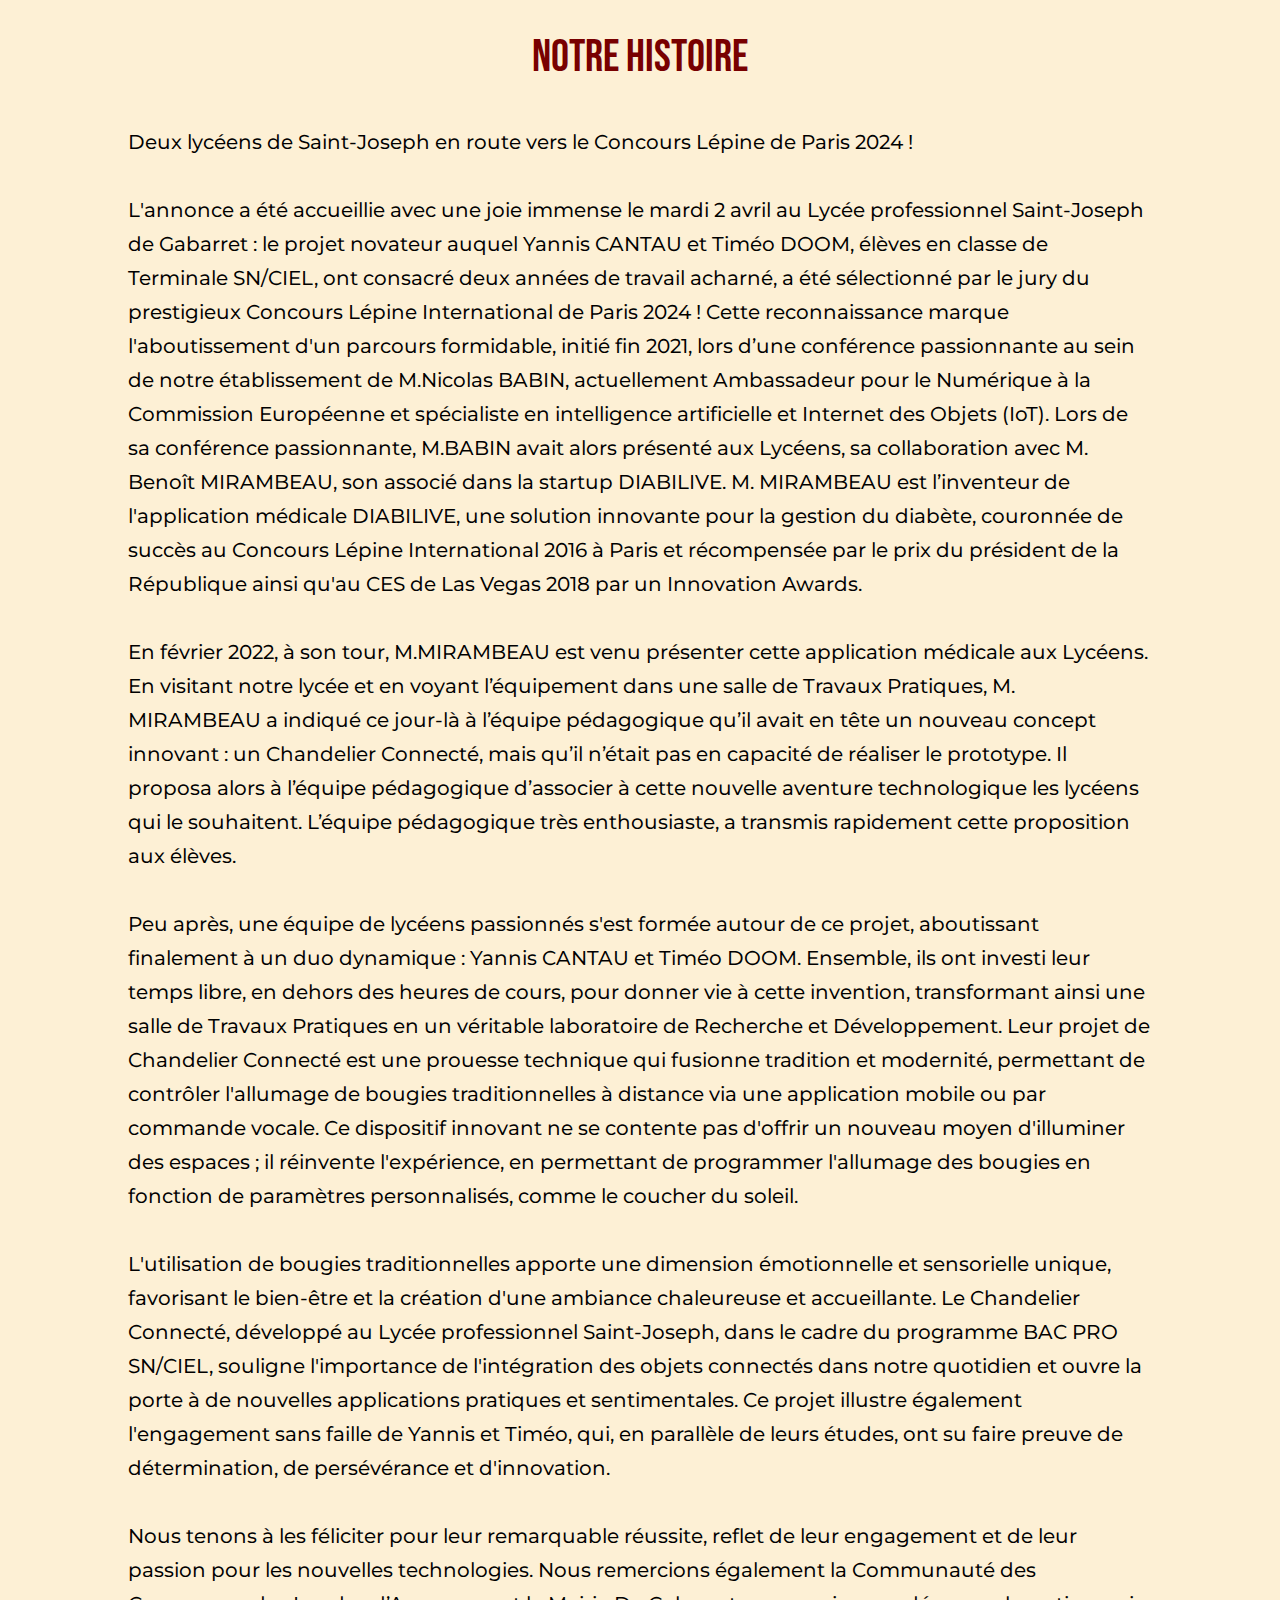
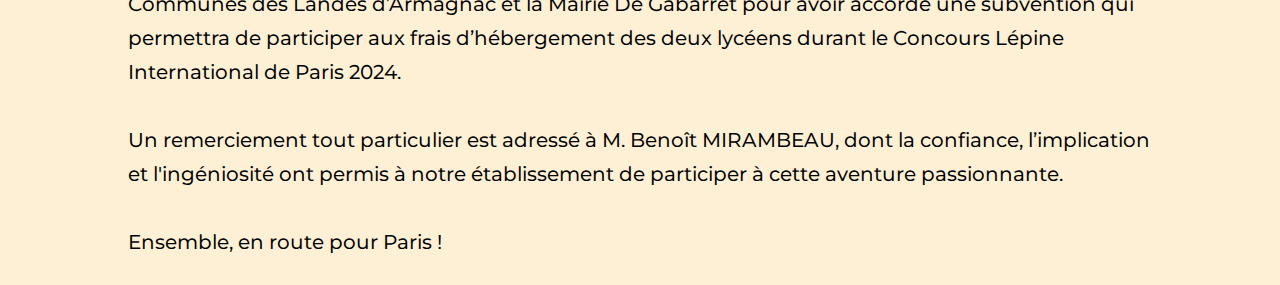
<file: more.html>
<!DOCTYPE html>
<html lang="fr">
  <head>
    <meta charset="UTF-8" />
    <meta name="viewport" content="width=device-width, initial-scale=1.0" />
    <link rel="icon" type="image/png" href="./assets/Icon.png" />
    <link rel="stylesheet" href="morePage.css">
    <title>En savoir plus</title>
  </head>
  <body>
    <h1>NOTRE HISTOIRE</h1>
    <p>
      Deux lycéens de Saint-Joseph en route vers le Concours Lépine de Paris
      2024 !
      <br />
      <br />
      L'annonce a été accueillie avec une joie immense le mardi 2 avril au Lycée
      professionnel Saint-Joseph de Gabarret : le projet novateur auquel Yannis
      CANTAU et Timéo DOOM, élèves en classe de Terminale SN/CIEL, ont consacré
      deux années de travail acharné, a été sélectionné par le jury du
      prestigieux Concours Lépine International de Paris 2024 ! Cette
      reconnaissance marque l'aboutissement d'un parcours formidable, initié fin
      2021, lors d’une conférence passionnante au sein de notre établissement de
      M.Nicolas BABIN, actuellement Ambassadeur pour le Numérique à la
      Commission Européenne et spécialiste en intelligence artificielle et
      Internet des Objets (IoT). Lors de sa conférence passionnante, M.BABIN
      avait alors présenté aux Lycéens, sa collaboration avec M. Benoît
      MIRAMBEAU, son associé dans la startup DIABILIVE. M. MIRAMBEAU est
      l’inventeur de l'application médicale DIABILIVE, une solution innovante
      pour la gestion du diabète, couronnée de succès au Concours Lépine
      International 2016 à Paris et récompensée par le prix du président de la
      République ainsi qu'au CES de Las Vegas 2018 par un Innovation Awards.
      <br /><br />
      En février 2022, à son tour, M.MIRAMBEAU est venu présenter cette
      application médicale aux Lycéens. En visitant notre lycée et en voyant
      l’équipement dans une salle de Travaux Pratiques, M. MIRAMBEAU a indiqué
      ce jour-là à l’équipe pédagogique qu’il avait en tête un nouveau concept
      innovant : un Chandelier Connecté, mais qu’il n’était pas en capacité de
      réaliser le prototype. Il proposa alors à l’équipe pédagogique d’associer
      à cette nouvelle aventure technologique les lycéens qui le souhaitent.
      L’équipe pédagogique très enthousiaste, a transmis rapidement cette
      proposition aux élèves.
      <br />
      <br />
      Peu après, une équipe de lycéens passionnés s'est formée autour de ce
      projet, aboutissant finalement à un duo dynamique : Yannis CANTAU et Timéo
      DOOM. Ensemble, ils ont investi leur temps libre, en dehors des heures de
      cours, pour donner vie à cette invention, transformant ainsi une salle de
      Travaux Pratiques en un véritable laboratoire de Recherche et
      Développement. Leur projet de Chandelier Connecté est une prouesse
      technique qui fusionne tradition et modernité, permettant de contrôler
      l'allumage de bougies traditionnelles à distance via une application
      mobile ou par commande vocale. Ce dispositif innovant ne se contente pas
      d'offrir un nouveau moyen d'illuminer des espaces ; il réinvente
      l'expérience, en permettant de programmer l'allumage des bougies en
      fonction de paramètres personnalisés, comme le coucher du soleil.
      <br />
      <br />
      L'utilisation de bougies traditionnelles apporte une dimension
      émotionnelle et sensorielle unique, favorisant le bien-être et la création
      d'une ambiance chaleureuse et accueillante. Le Chandelier Connecté,
      développé au Lycée professionnel Saint-Joseph, dans le cadre du programme
      BAC PRO SN/CIEL, souligne l'importance de l'intégration des objets
      connectés dans notre quotidien et ouvre la porte à de nouvelles
      applications pratiques et sentimentales. Ce projet illustre également
      l'engagement sans faille de Yannis et Timéo, qui, en parallèle de leurs
      études, ont su faire preuve de détermination, de persévérance et
      d'innovation.
      <br />
      <br />
      Nous tenons à les féliciter pour leur remarquable réussite, reflet de leur
      engagement et de leur passion pour les nouvelles technologies. Nous
      remercions également la Communauté des Communes des Landes d’Armagnac et
      la Mairie De Gabarret pour avoir accordé une subvention qui permettra de
      participer aux frais d’hébergement des deux lycéens durant le Concours
      Lépine International de Paris 2024.
      <br />
      <br />
      Un remerciement tout particulier est adressé à M. Benoît MIRAMBEAU, dont
      la confiance, l’implication et l'ingéniosité ont permis à notre
      établissement de participer à cette aventure passionnante.
      <br />
      <br />
      Ensemble, en route pour Paris !
    </p>
  </body>
</html>
</file>
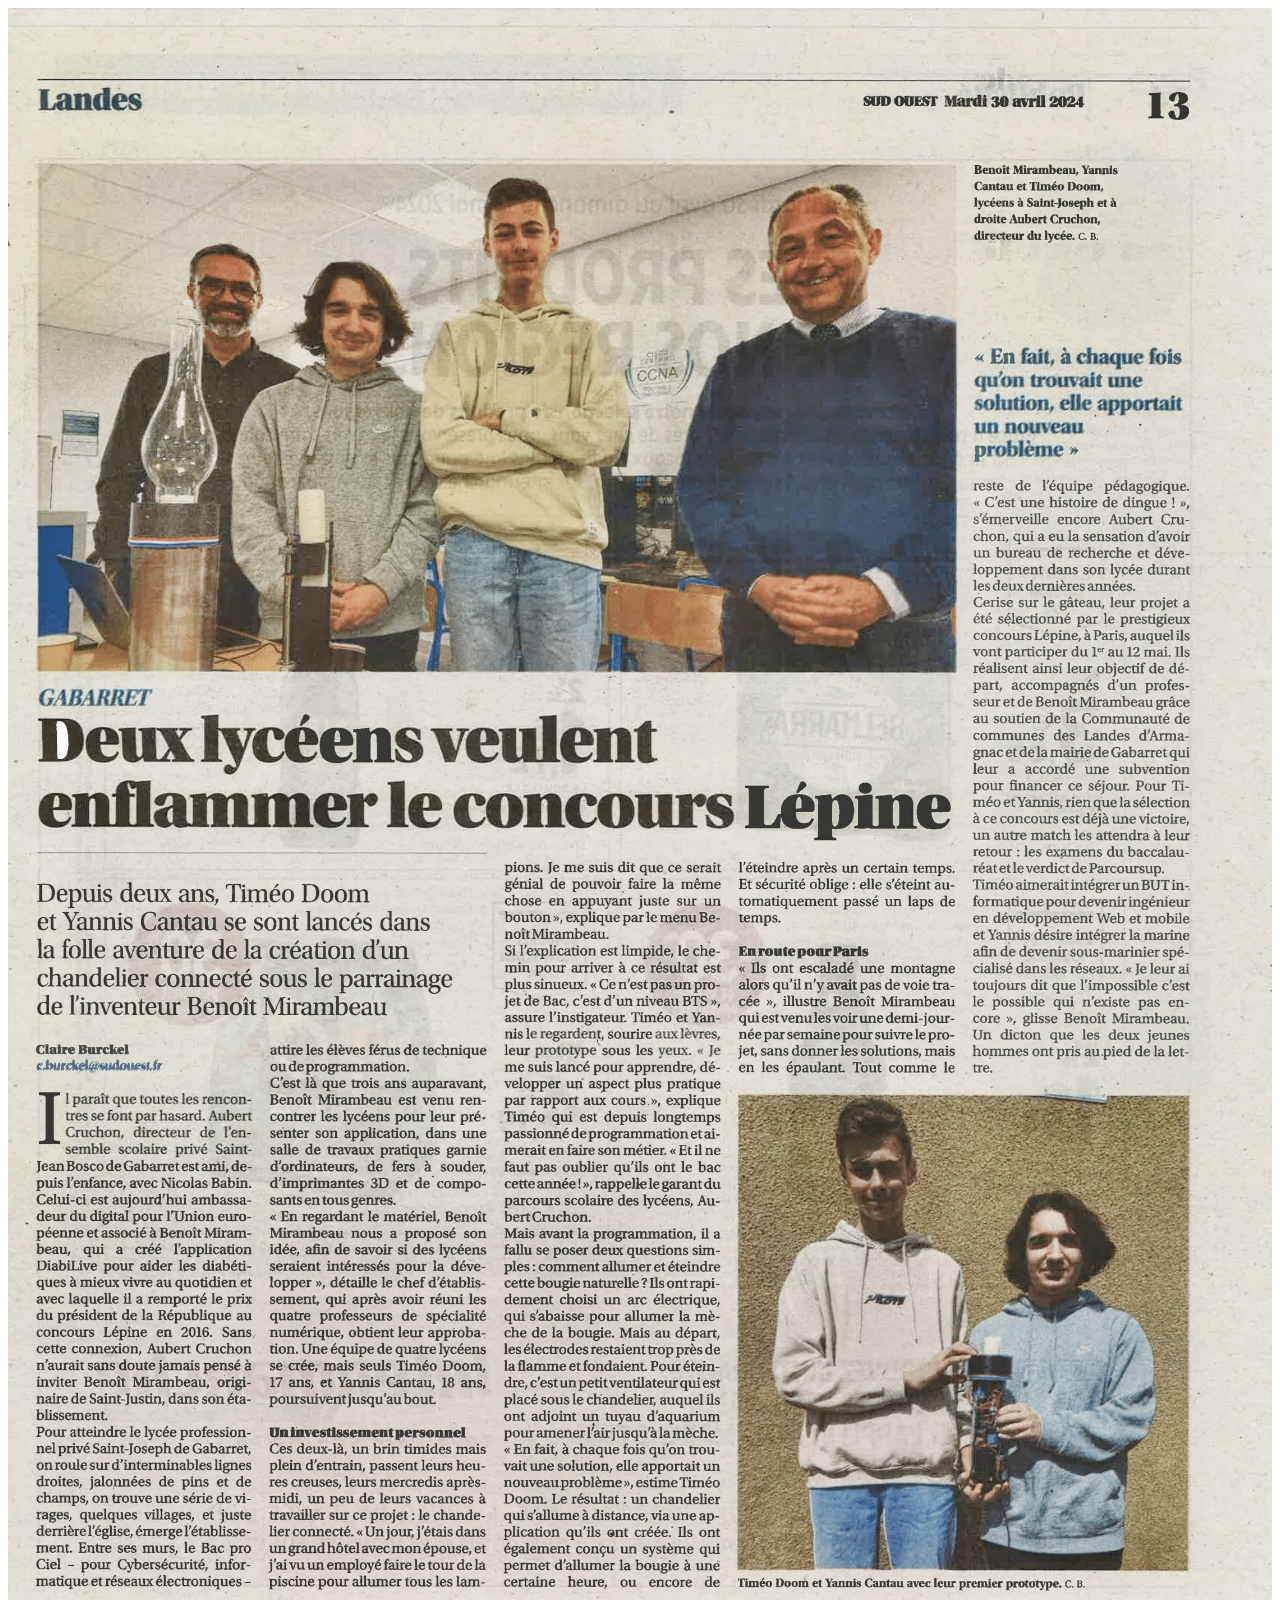
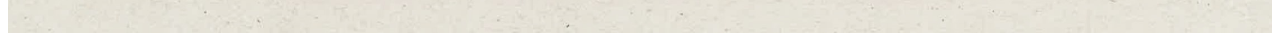
<file: sudouestPage.html>
<!DOCTYPE html>
<html lang="en">
  <head>
    <meta charset="UTF-8" />
    <meta name="viewport" content="width=device-width, initial-scale=1.0" />
    <title>Article SUD OUEST</title>
  </head>
  <body>
    <img style="width: 100%" src="./assets/sudouest.jpg" alt="" />
  </body>
</html>
</file>
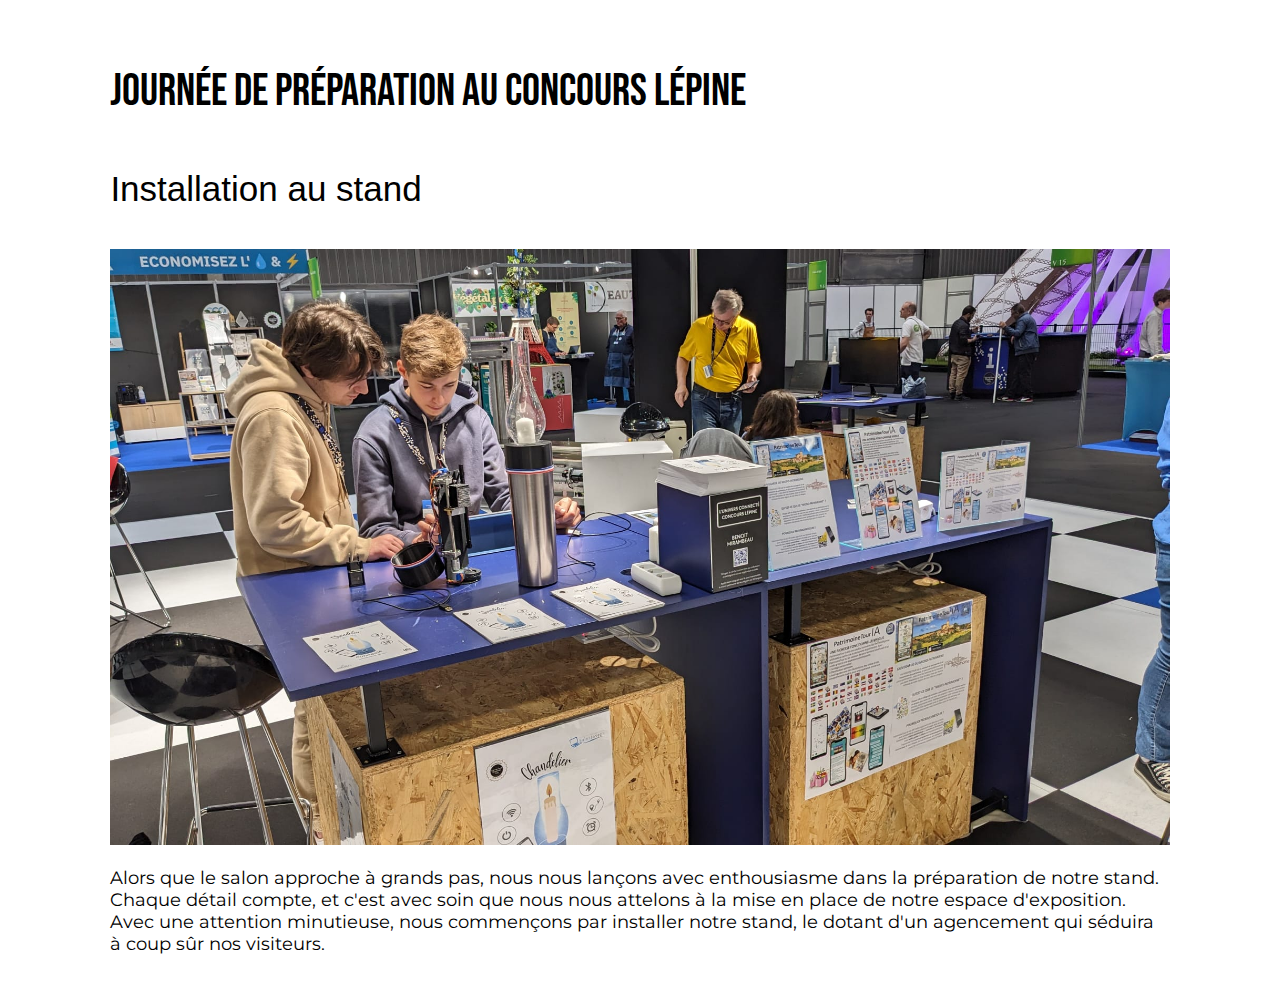
<file: Pages/day0.html>
<!DOCTYPE html>
<html lang="fr">
  <head>
    <meta charset="UTF-8" />
    <meta name="viewport" content="width=device-width, initial-scale=1.0" />
    <link rel="stylesheet" href="days.css" />
    <title>Journée de préparation</title>
  </head>
  <body>
    <h1>Journée de préparation au concours Lépine</h1>

    <h2>Installation au stand</h2>
    <img src="../assets/preparatif.jpg" alt="Installation du stand" />
    <p>
      Alors que le salon approche à grands pas, nous nous lançons avec
      enthousiasme dans la préparation de notre stand. Chaque détail compte, et
      c'est avec soin que nous nous attelons à la mise en place de notre espace
      d'exposition. Avec une attention minutieuse, nous commençons par installer
      notre stand, le dotant d'un agencement qui séduira à coup sûr nos
      visiteurs.
    </p>
  </body>
</html>
</file>
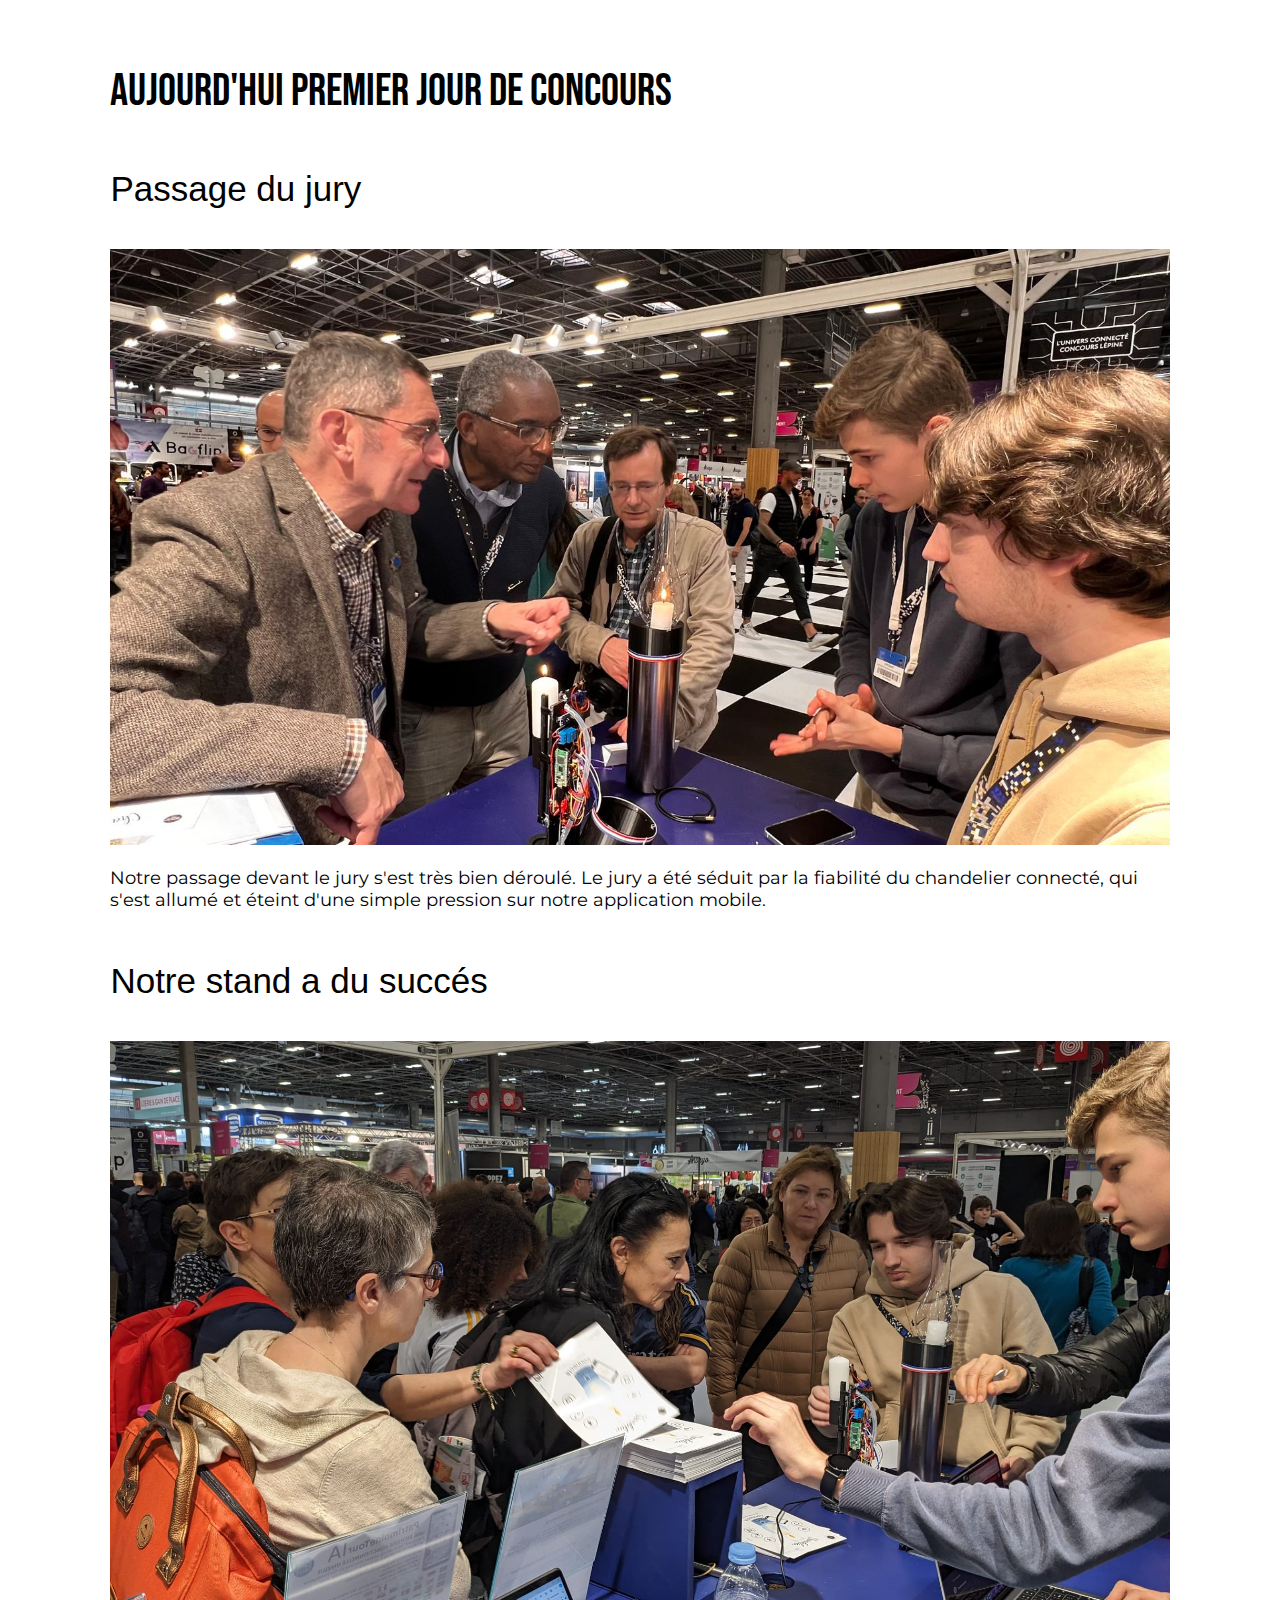
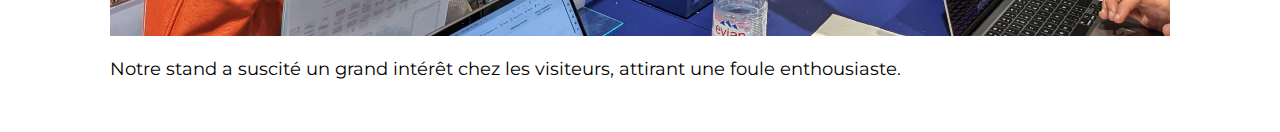
<file: Pages/day1.html>
<!DOCTYPE html>
<html lang="fr">
  <head>
    <meta charset="UTF-8" />
    <meta name="viewport" content="width=device-width, initial-scale=1.0" />
    <link rel="stylesheet" href="days.css">
    <title>Premier jour de concours</title>
  </head>
  <body>
    <h1>Aujourd'hui premier jour de concours</h1>

    <h2>Passage du jury</h2>
    <img src="../assets/jury.jpg" alt="Installation du stand" />
    <p>
      Notre passage devant le jury s'est très bien déroulé. Le jury a été séduit
      par la fiabilité du chandelier connecté, qui s'est allumé et éteint d'une
      simple pression sur notre application mobile.
    </p>

    <h2>Notre stand a du succés</h2>
    <img src="../assets/standSucces.jpg" alt="Installation du stand" />
    <p>
      Notre stand a suscité un grand intérêt chez les visiteurs, attirant une
      foule enthousiaste.
    </p>
  </body>
</html>
</file>
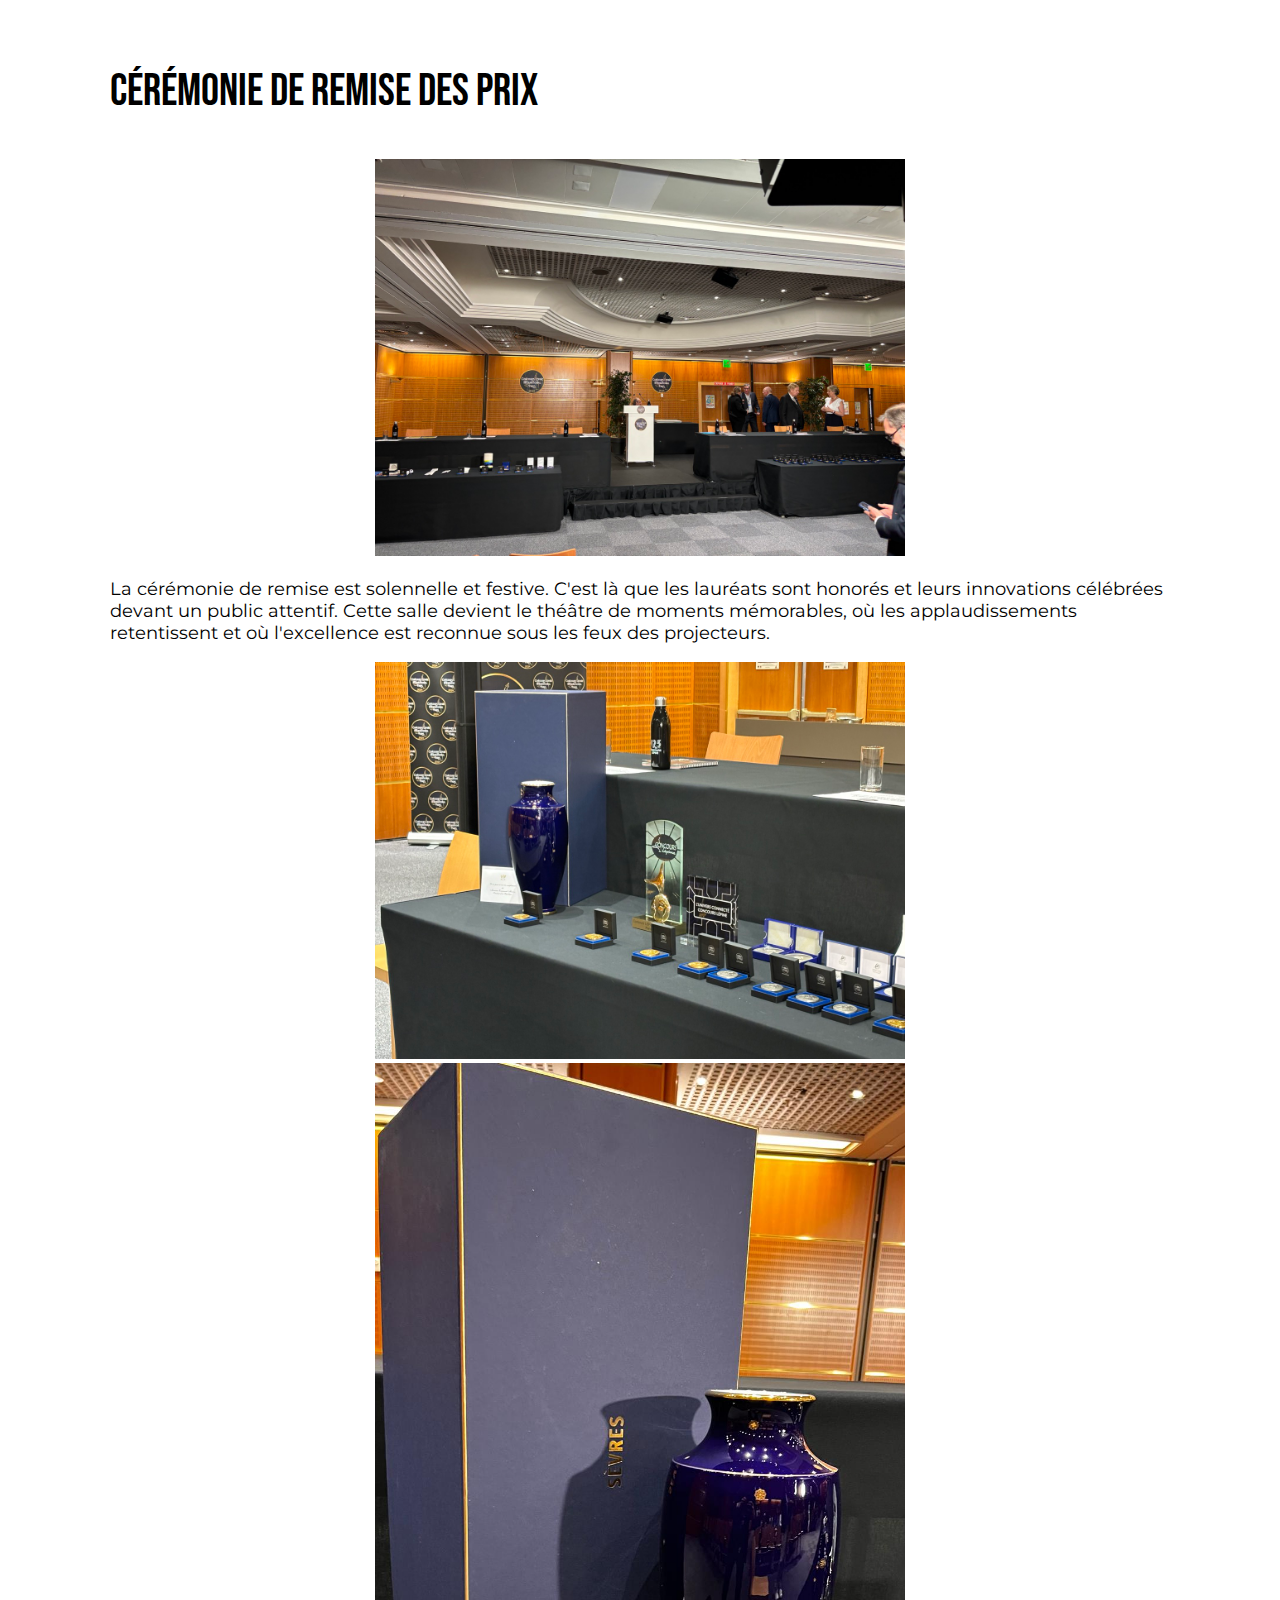
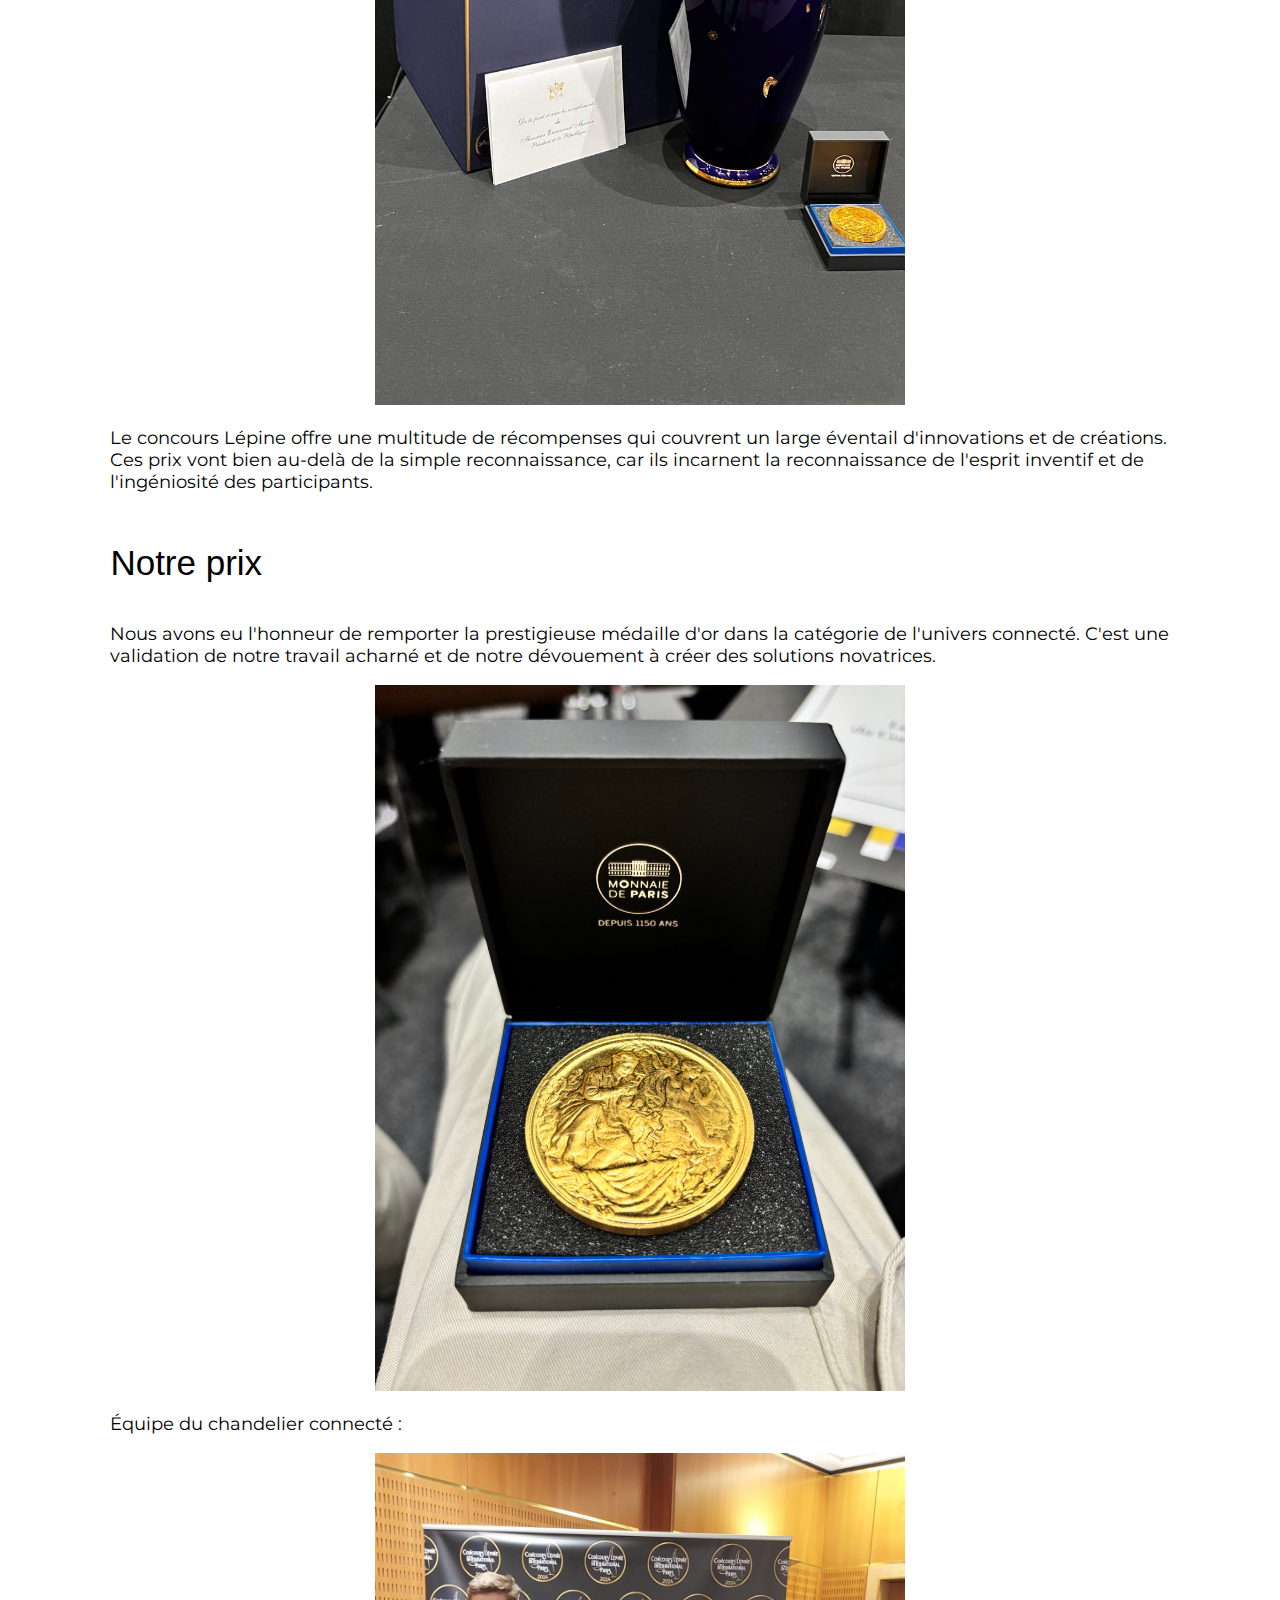
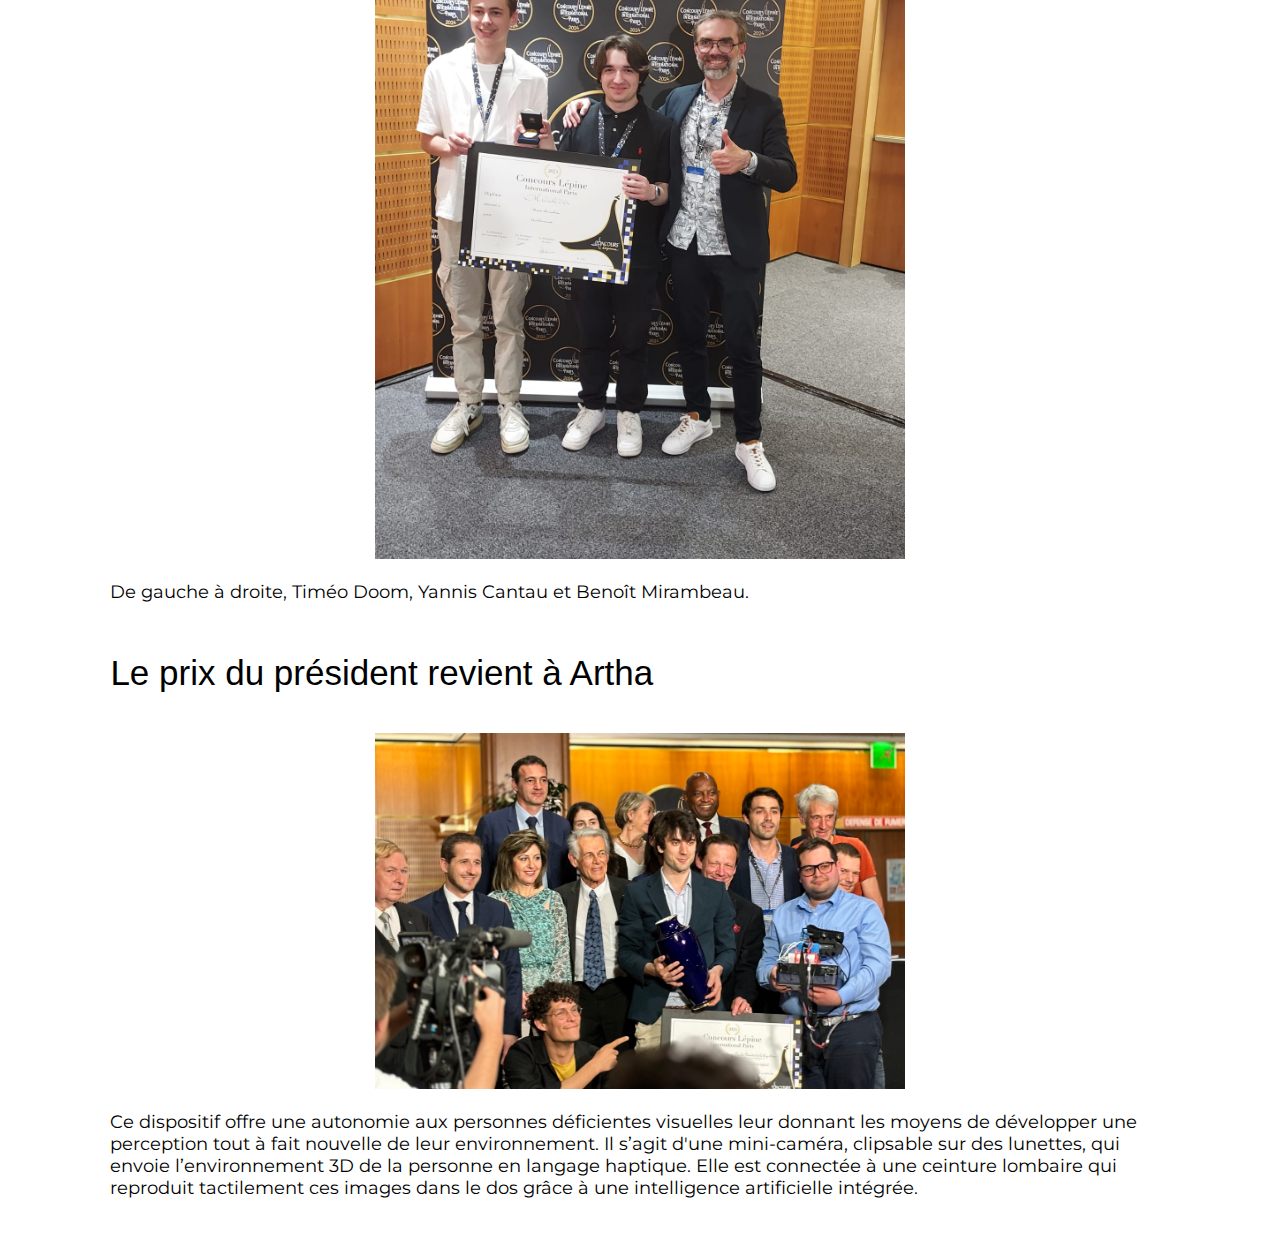
<file: Pages/day10.html>
<!DOCTYPE html>
<html lang="fr">
  <head>
    <meta charset="UTF-8" />
    <meta name="viewport" content="width=device-width, initial-scale=1.0" />
    <link rel="stylesheet" href="prix.css" />
    <title>Dixième jour de concours</title>
  </head>
  <body>
    <h1>Cérémonie de remise des prix</h1>

    <div class="images">
      <img src="../assets/salleRemise.jpeg" alt="salle de remise des prix" />
    </div>
    <p>
      La cérémonie de remise est solennelle et festive. C'est là que les
      lauréats sont honorés et leurs innovations célébrées devant un public
      attentif. Cette salle devient le théâtre de moments mémorables, où les
      applaudissements retentissent et où l'excellence est reconnue sous les
      feux des projecteurs.
    </p>

    <div class="images">
      <img src="../assets/prix.jpeg" alt="Quelques prix" />
      <img src="../assets/vase.jpeg" alt="Le prix du président" />
    </div>
    <p>
      Le concours Lépine offre une multitude de récompenses qui couvrent un
      large éventail d'innovations et de créations. Ces prix vont bien au-delà
      de la simple reconnaissance, car ils incarnent la reconnaissance de
      l'esprit inventif et de l'ingéniosité des participants.
    </p>

    <h2>Notre prix</h2>
    <p>
      Nous avons eu l'honneur de remporter la prestigieuse médaille d'or dans la
      catégorie de l'univers connecté. C'est une validation de notre travail
      acharné et de notre dévouement à créer des solutions novatrices.
    </p>
    <div class="images">
      <img src="../assets/or.jpeg" alt="médaille d'or" />
    </div>

    <p>Équipe du chandelier connecté :</p>
    <div class="images">
      <img
        src="../assets/equipe3.jpeg"
        alt="équipe du chandelier connecté Timéo Doom, Yannis Cantau et Benoît Mirambeau"
      />
    </div>
    <p>De gauche à droite, Timéo Doom, Yannis Cantau et Benoît Mirambeau.</p>

    <h2>Le prix du président revient à Artha</h2>
    <div class="images">
      <img
        src="../assets/prixPresident.jpeg"
        alt="Prix du président de la république du concours Lépine remporter par Artha"
      />
    </div>
    <p>
      Ce dispositif offre une autonomie aux personnes déficientes visuelles leur
      donnant les moyens de développer une perception tout à fait nouvelle de
      leur environnement. Il s’agit d'une mini-caméra, clipsable sur des
      lunettes, qui envoie l’environnement 3D de la personne en langage
      haptique. Elle est connectée à une ceinture lombaire qui reproduit
      tactilement ces images dans le dos grâce à une intelligence artificielle
      intégrée.
    </p>
  </body>
</html>
</file>
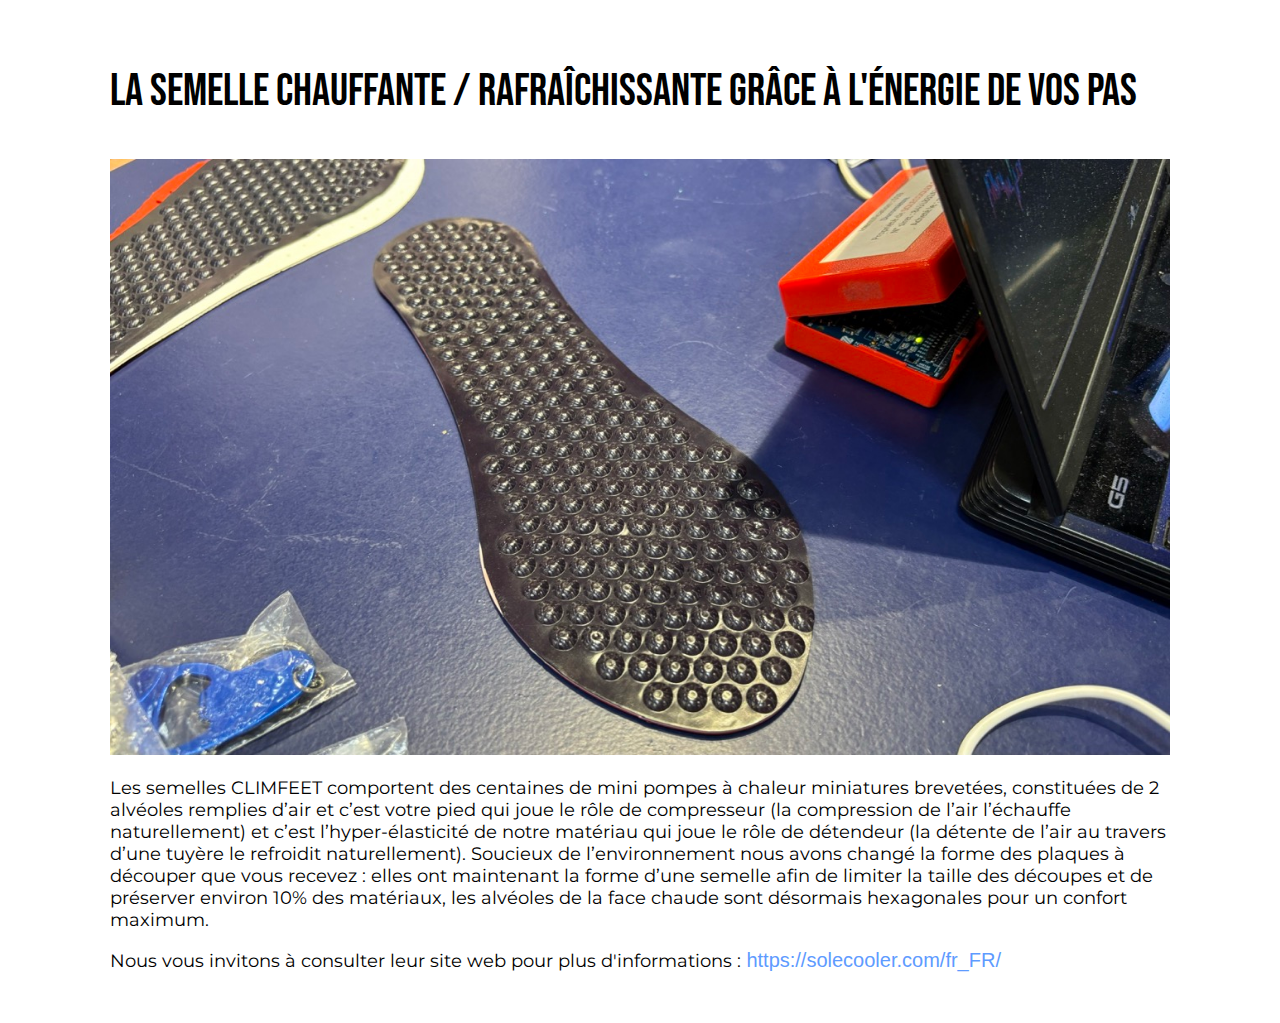
<file: Pages/day11.html>
<!DOCTYPE html>
<html lang="fr">
  <head>
    <meta charset="UTF-8" />
    <meta name="viewport" content="width=device-width, initial-scale=1.0" />
    <link rel="stylesheet" href="days.css" />
    <title>Onzième jour de concours</title>
  </head>
  <body>
    <h1>
      La semelle chauffante / rafraîchissante grâce à l'énergie de vos pas
    </h1>

    <img src="../assets/semelles.jpeg" alt="Smelle qui rafraîchissante, chauffante" />
    <p>
      Les semelles CLIMFEET comportent des centaines de mini pompes à chaleur
      miniatures brevetées, constituées de 2 alvéoles remplies d’air et c’est
      votre pied qui joue le rôle de compresseur (la compression de l’air
      l’échauffe naturellement) et c’est l’hyper-élasticité de notre matériau
      qui joue le rôle de détendeur (la détente de l’air au travers d’une tuyère
      le refroidit naturellement). Soucieux de l’environnement nous avons changé
      la forme des plaques à découper que vous recevez : elles ont maintenant la
      forme d’une semelle afin de limiter la taille des découpes et de préserver
      environ 10% des matériaux, les alvéoles de la face chaude sont désormais
      hexagonales pour un confort maximum.
    </p>
    <p>
      Nous vous invitons à consulter leur site web pour plus d'informations :
      <a href="https://solecooler.com/fr_FR/">https://solecooler.com/fr_FR/</a>
    </p>
  </body>
</html>
</file>
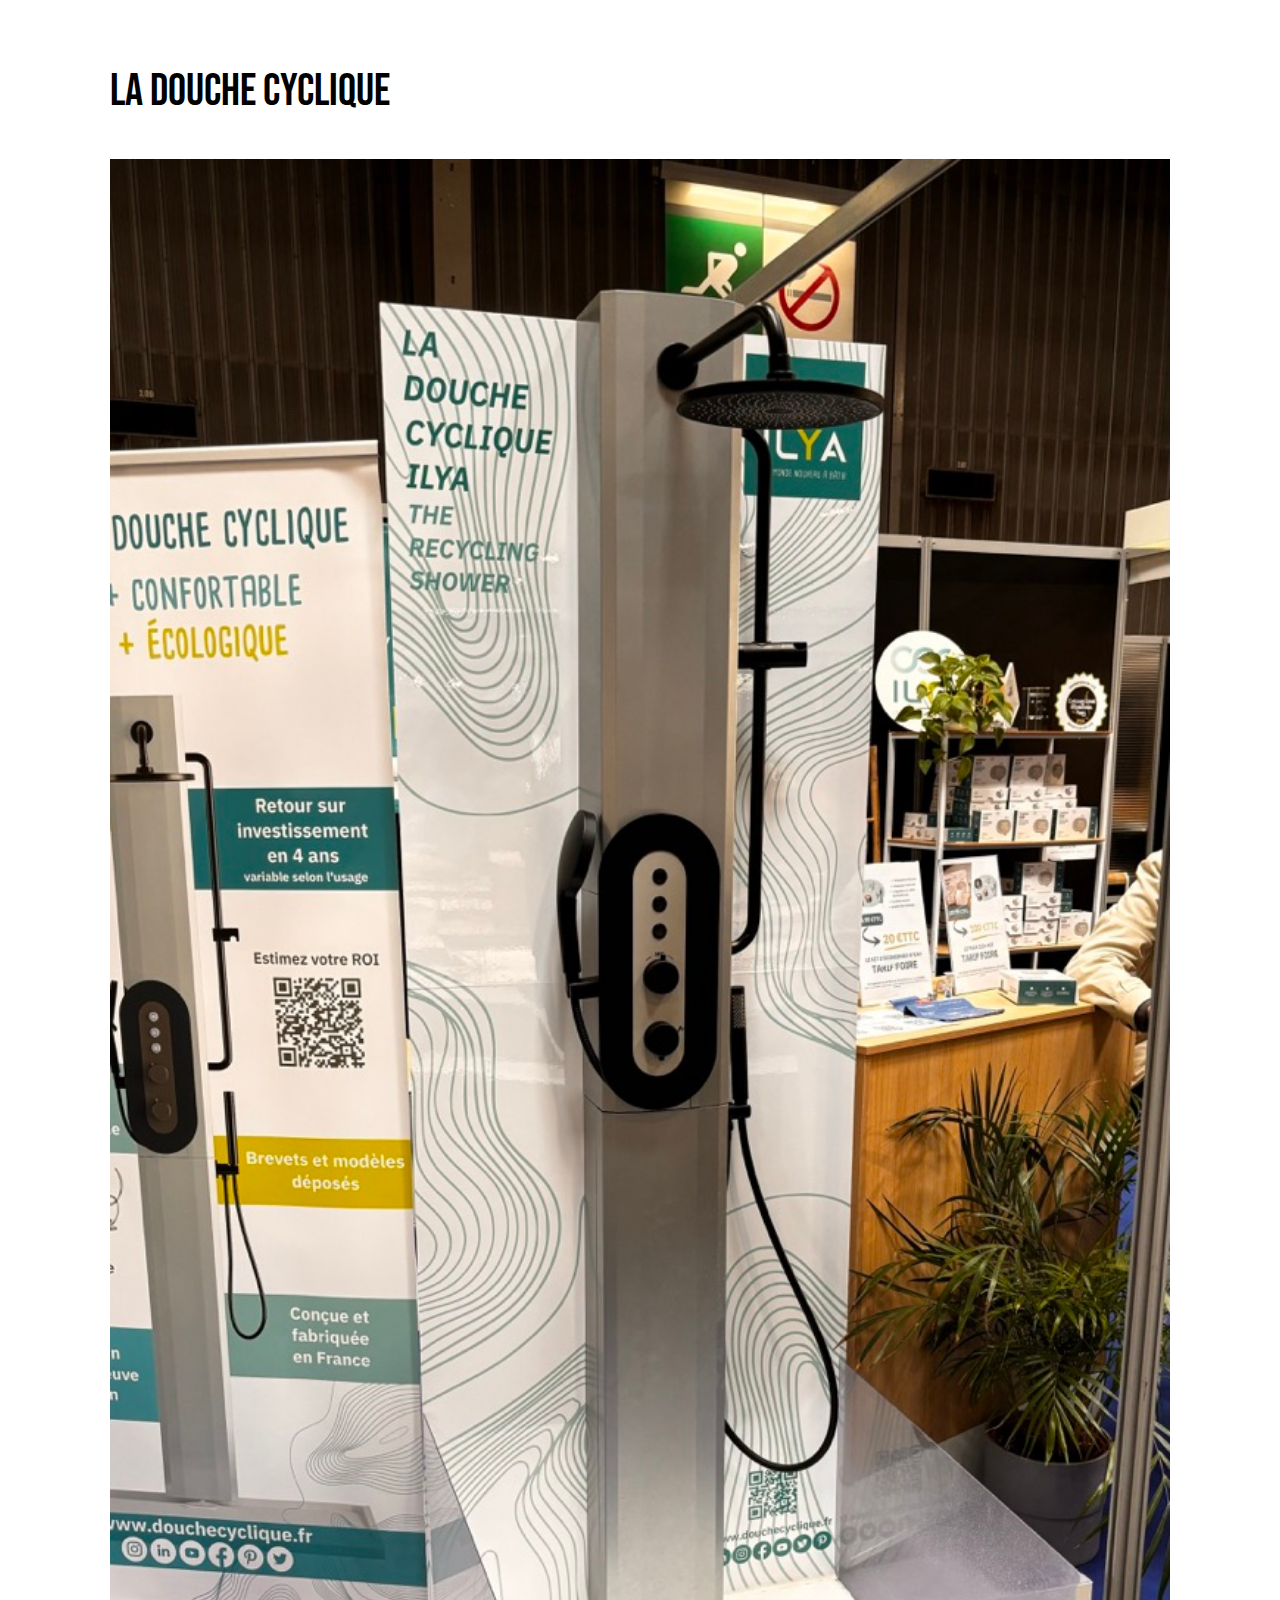
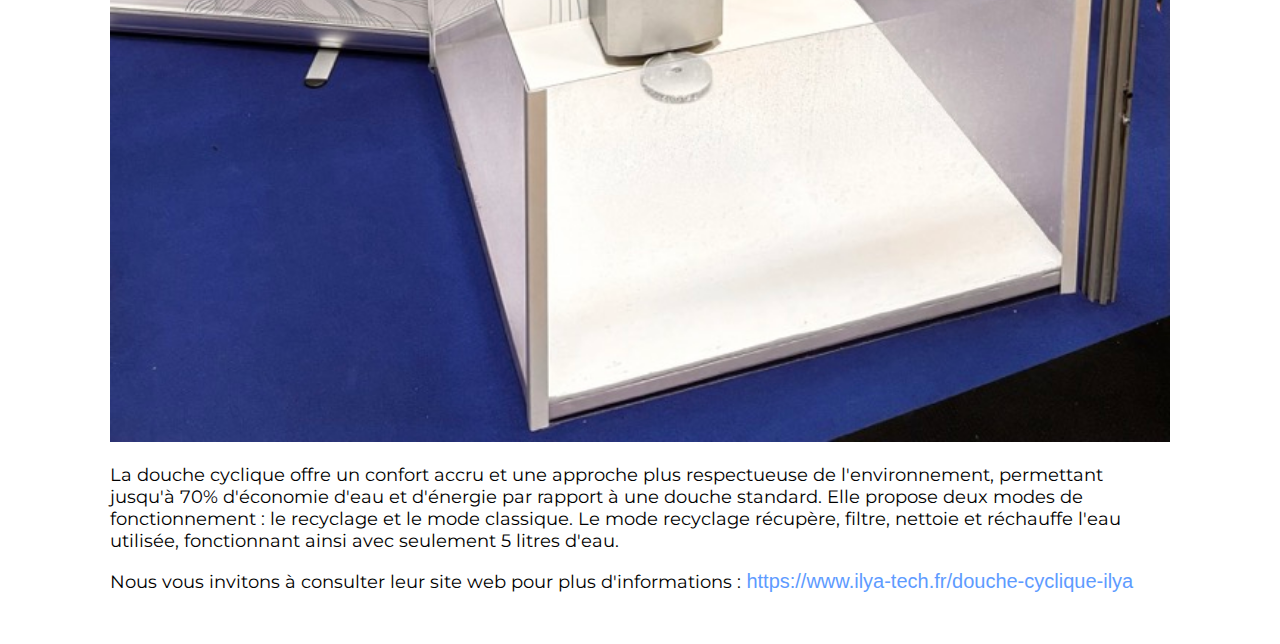
<file: Pages/day12.html>
<!DOCTYPE html>
<html lang="fr">
  <head>
    <meta charset="UTF-8" />
    <meta name="viewport" content="width=device-width, initial-scale=1.0" />
    <link rel="stylesheet" href="days.css" />
    <title>Douzième jour de concours</title>
  </head>
  <body>
    <h1>La douche cyclique</h1>

    <img src="../assets/douche.jpeg" alt="Dispositif de douche cyclique" />
    <p>
      La douche cyclique offre un confort accru et une approche plus
      respectueuse de l'environnement, permettant jusqu'à 70% d'économie d'eau
      et d'énergie par rapport à une douche standard. Elle propose deux modes de
      fonctionnement : le recyclage et le mode classique. Le mode recyclage
      récupère, filtre, nettoie et réchauffe l'eau utilisée, fonctionnant ainsi
      avec seulement 5 litres d'eau.
    </p>
    <p>
      Nous vous invitons à consulter leur site web pour plus d'informations :
      <a href="https://www.ilya-tech.fr/douche-cyclique-ilya"
        >https://www.ilya-tech.fr/douche-cyclique-ilya</a
      >
    </p>
  </body>
</html>
</file>
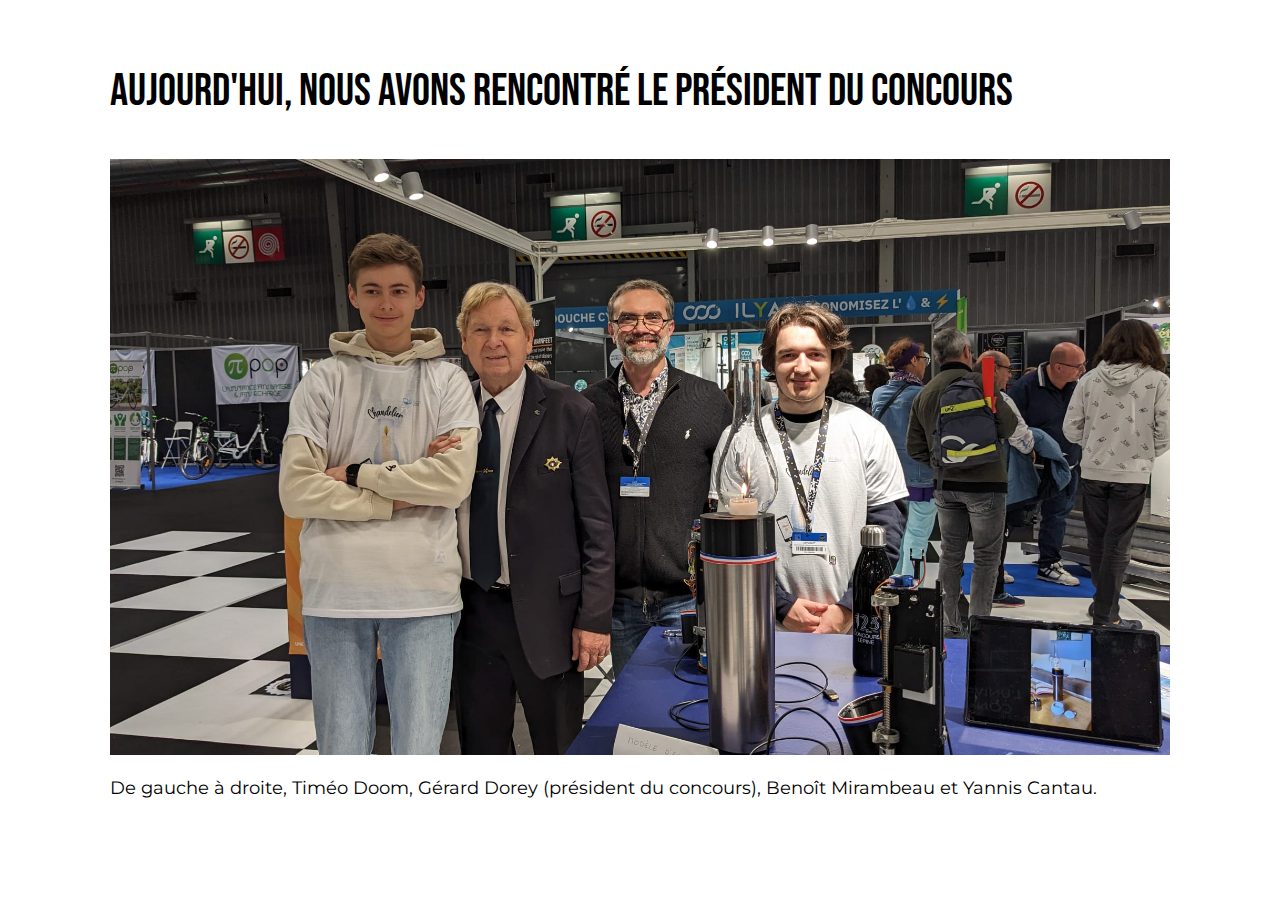
<file: Pages/day2.html>
<!DOCTYPE html>
<html lang="fr">
  <head>
    <meta charset="UTF-8" />
    <meta name="viewport" content="width=device-width, initial-scale=1.0" />
    <link rel="stylesheet" href="days.css" />
    <title>Deuxième jour du concours Lépine</title>
  </head>
  <body>
    <h1>Aujourd'hui, nous avons rencontré le président du concours</h1>

    <img
      src="../assets/president.jpg"
      alt="Photo avec le président du concours Lépine"
    />
    <p>
      De gauche à droite, Timéo Doom, Gérard Dorey (président du concours),
      Benoît Mirambeau et Yannis Cantau.
    </p>
  </body>
</html>
</file>
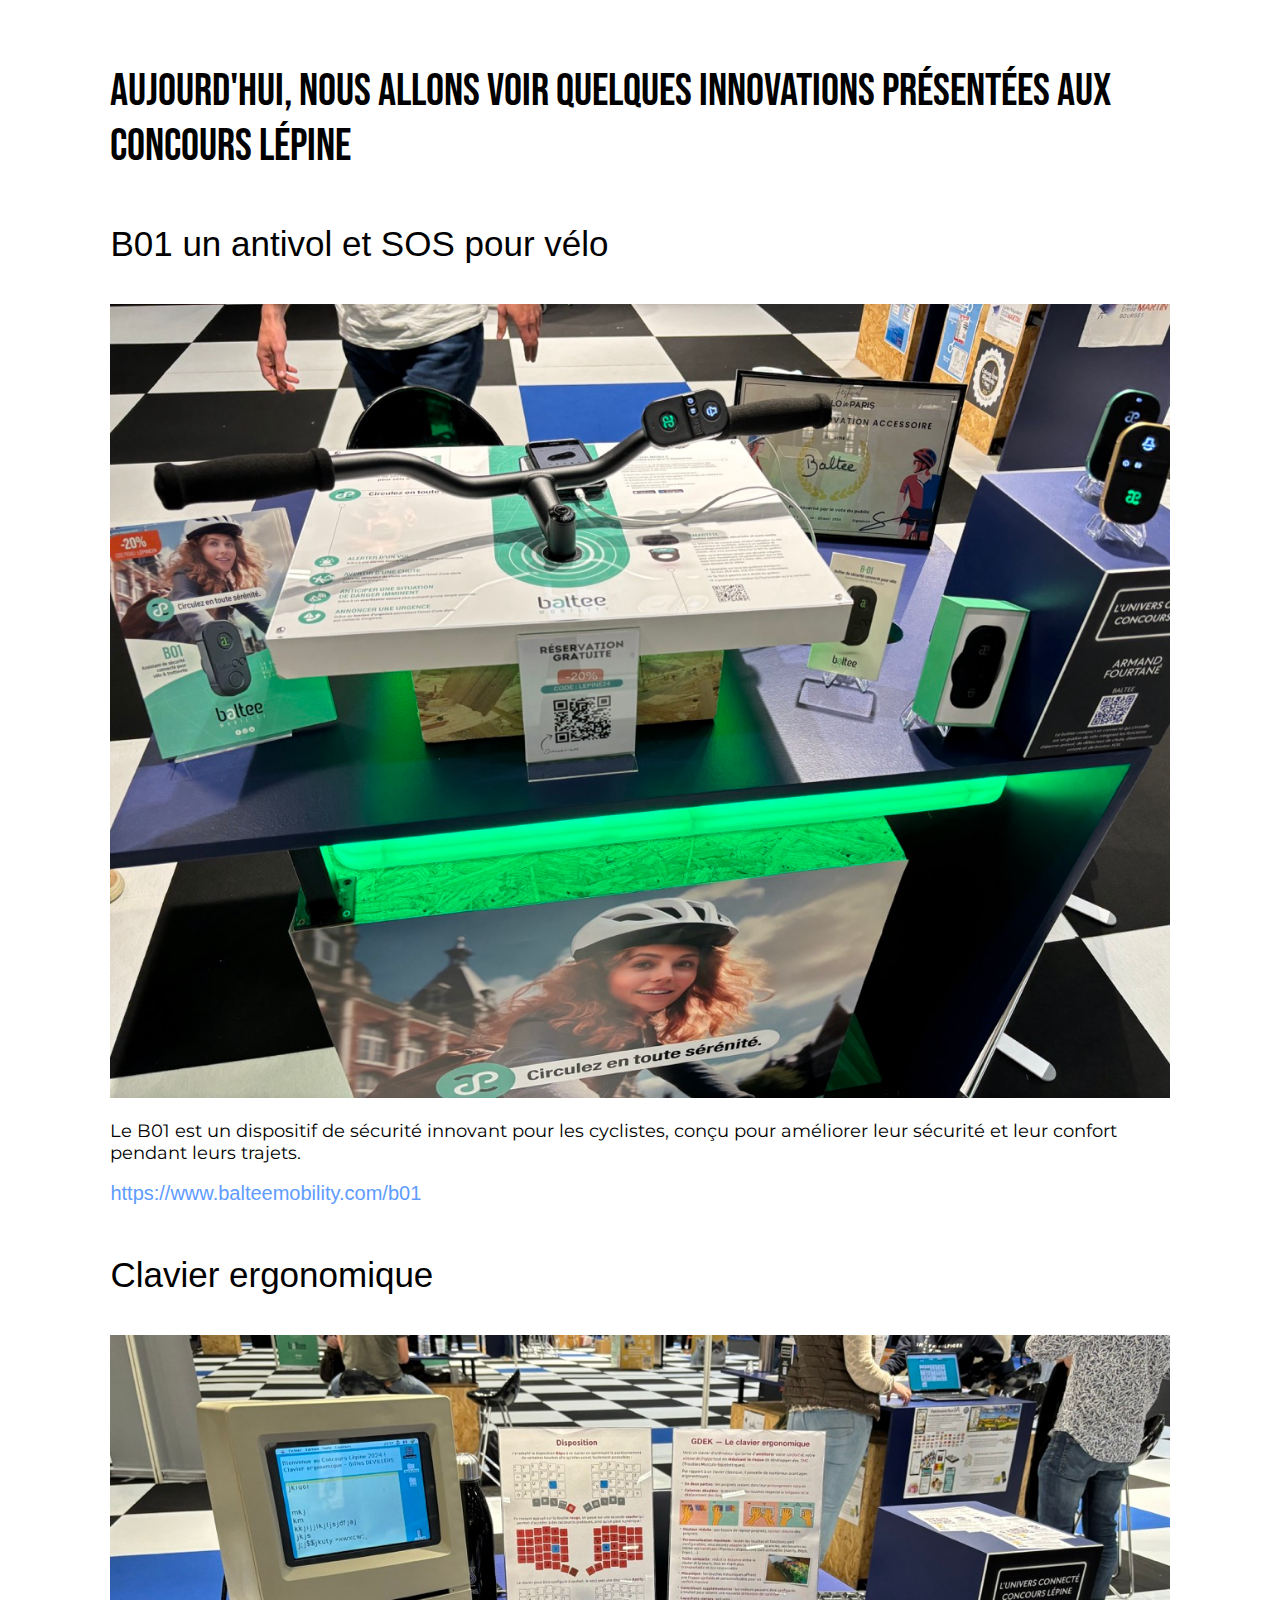
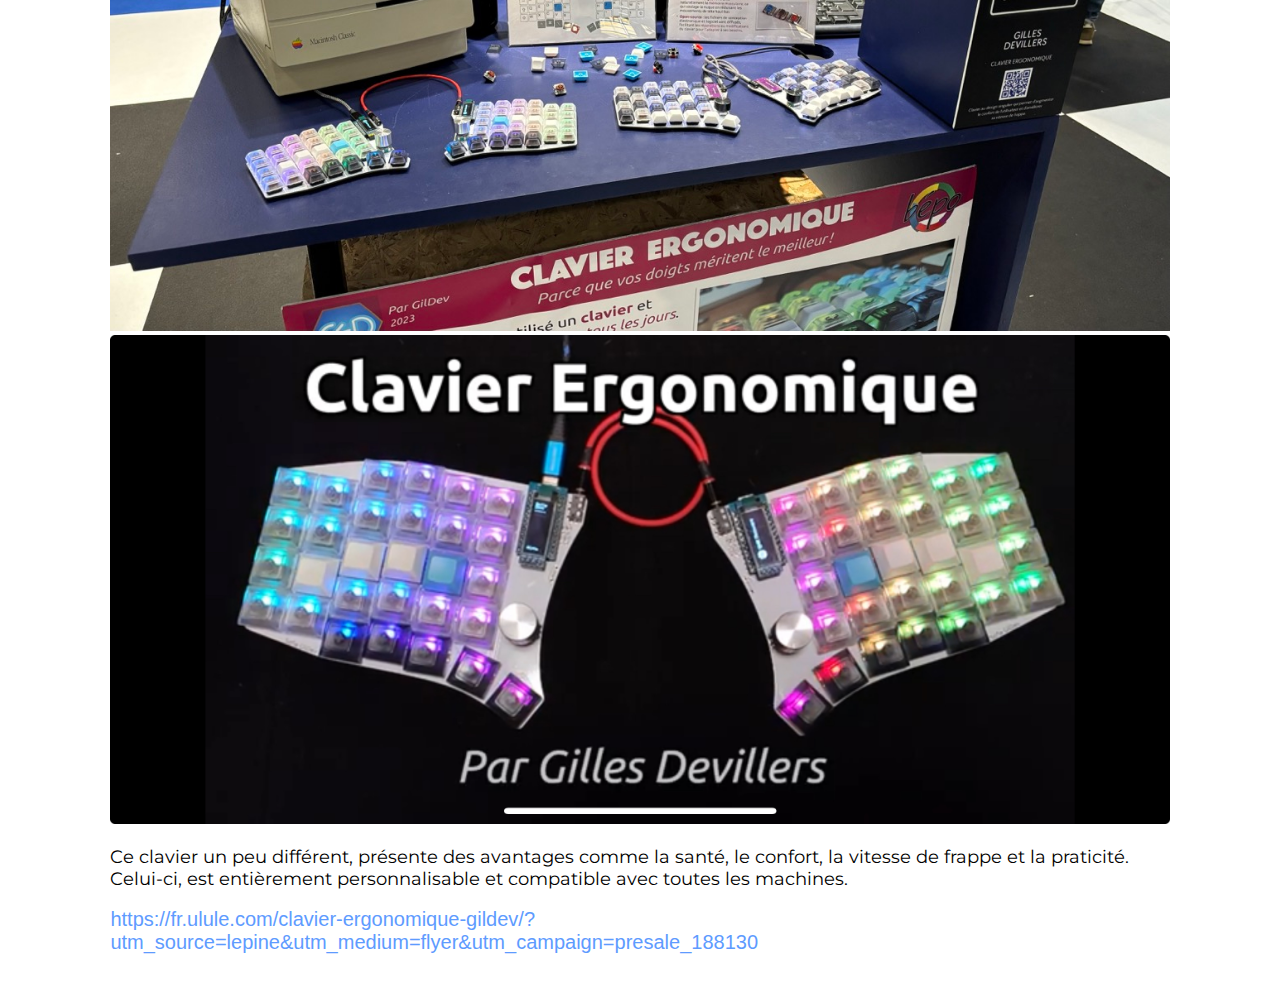
<file: Pages/day3.html>
<!DOCTYPE html>
<html lang="fr">
  <head>
    <meta charset="UTF-8" />
    <meta name="viewport" content="width=device-width, initial-scale=1.0" />
    <link rel="stylesheet" href="days.css" />
    <title>Troisième jour du concours</title>
  </head>
  <body>
    <h1>
      Aujourd'hui, nous allons voir quelques innovations présentées aux concours
      Lépine
    </h1>

    <h2>B01 un antivol et SOS pour vélo</h2>

    <img src="../assets/velo.jpeg" alt="antivol pour les vélos" />
    <p>
      Le B01 est un dispositif de sécurité innovant pour les cyclistes, conçu
      pour améliorer leur sécurité et leur confort pendant leurs trajets.
    </p>
    <a href="https://www.balteemobility.com/b01"
      >https://www.balteemobility.com/b01</a
    >

    <h2>Clavier ergonomique</h2>
    <img src="../assets/clavier.jpeg" alt="clavier ergonomique" />
    <img src="../assets/clavier2.jpeg" alt="clavier ergonomique" />
    <p>
      Ce clavier un peu différent, présente des avantages comme la santé, le
      confort, la vitesse de frappe et la praticité. Celui-ci, est entièrement
      personnalisable et compatible avec toutes les machines.
    </p>
    <a
      href="https://fr.ulule.com/clavier-ergonomique-gildev/?utm_source=lepine&utm_medium=flyer&utm_campaign=presale_188130"
      >https://fr.ulule.com/clavier-ergonomique-gildev/?utm_source=lepine&utm_medium=flyer&utm_campaign=presale_188130</
    >
  </body>
</html>
</file>
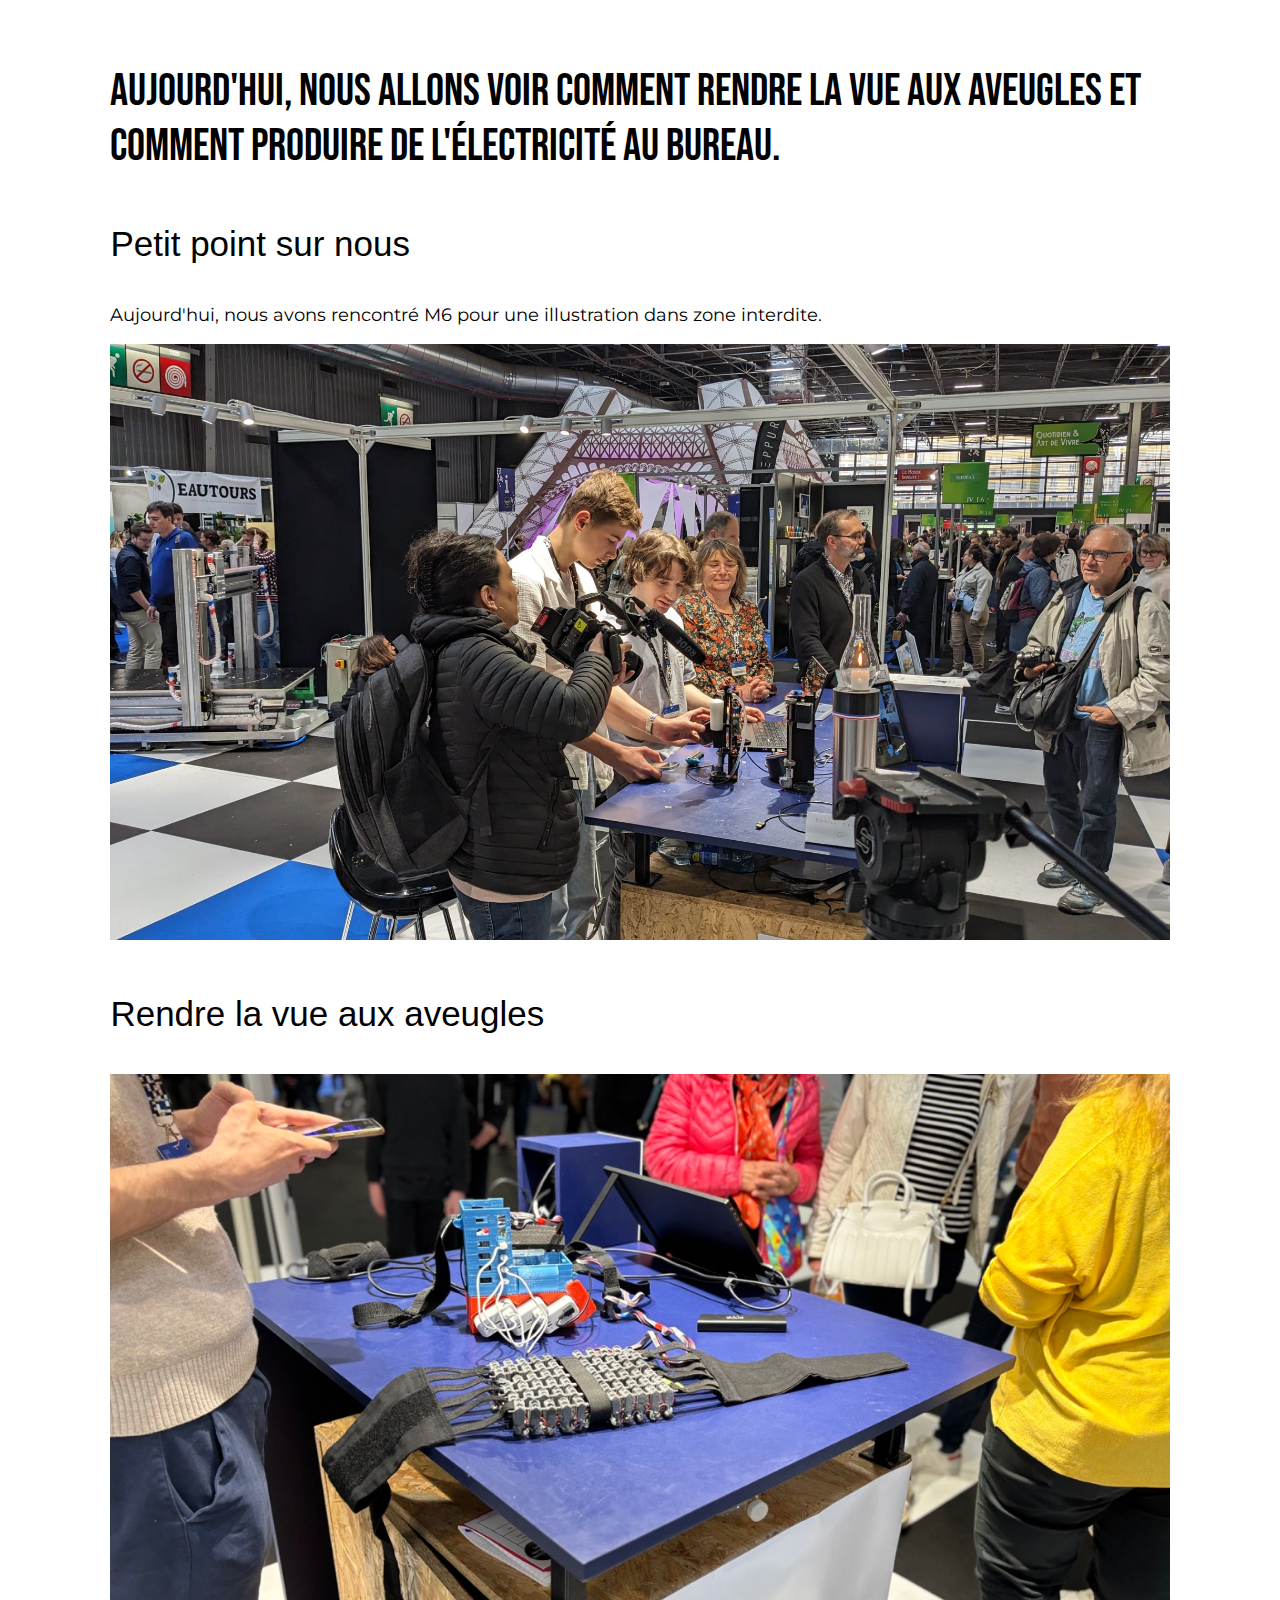
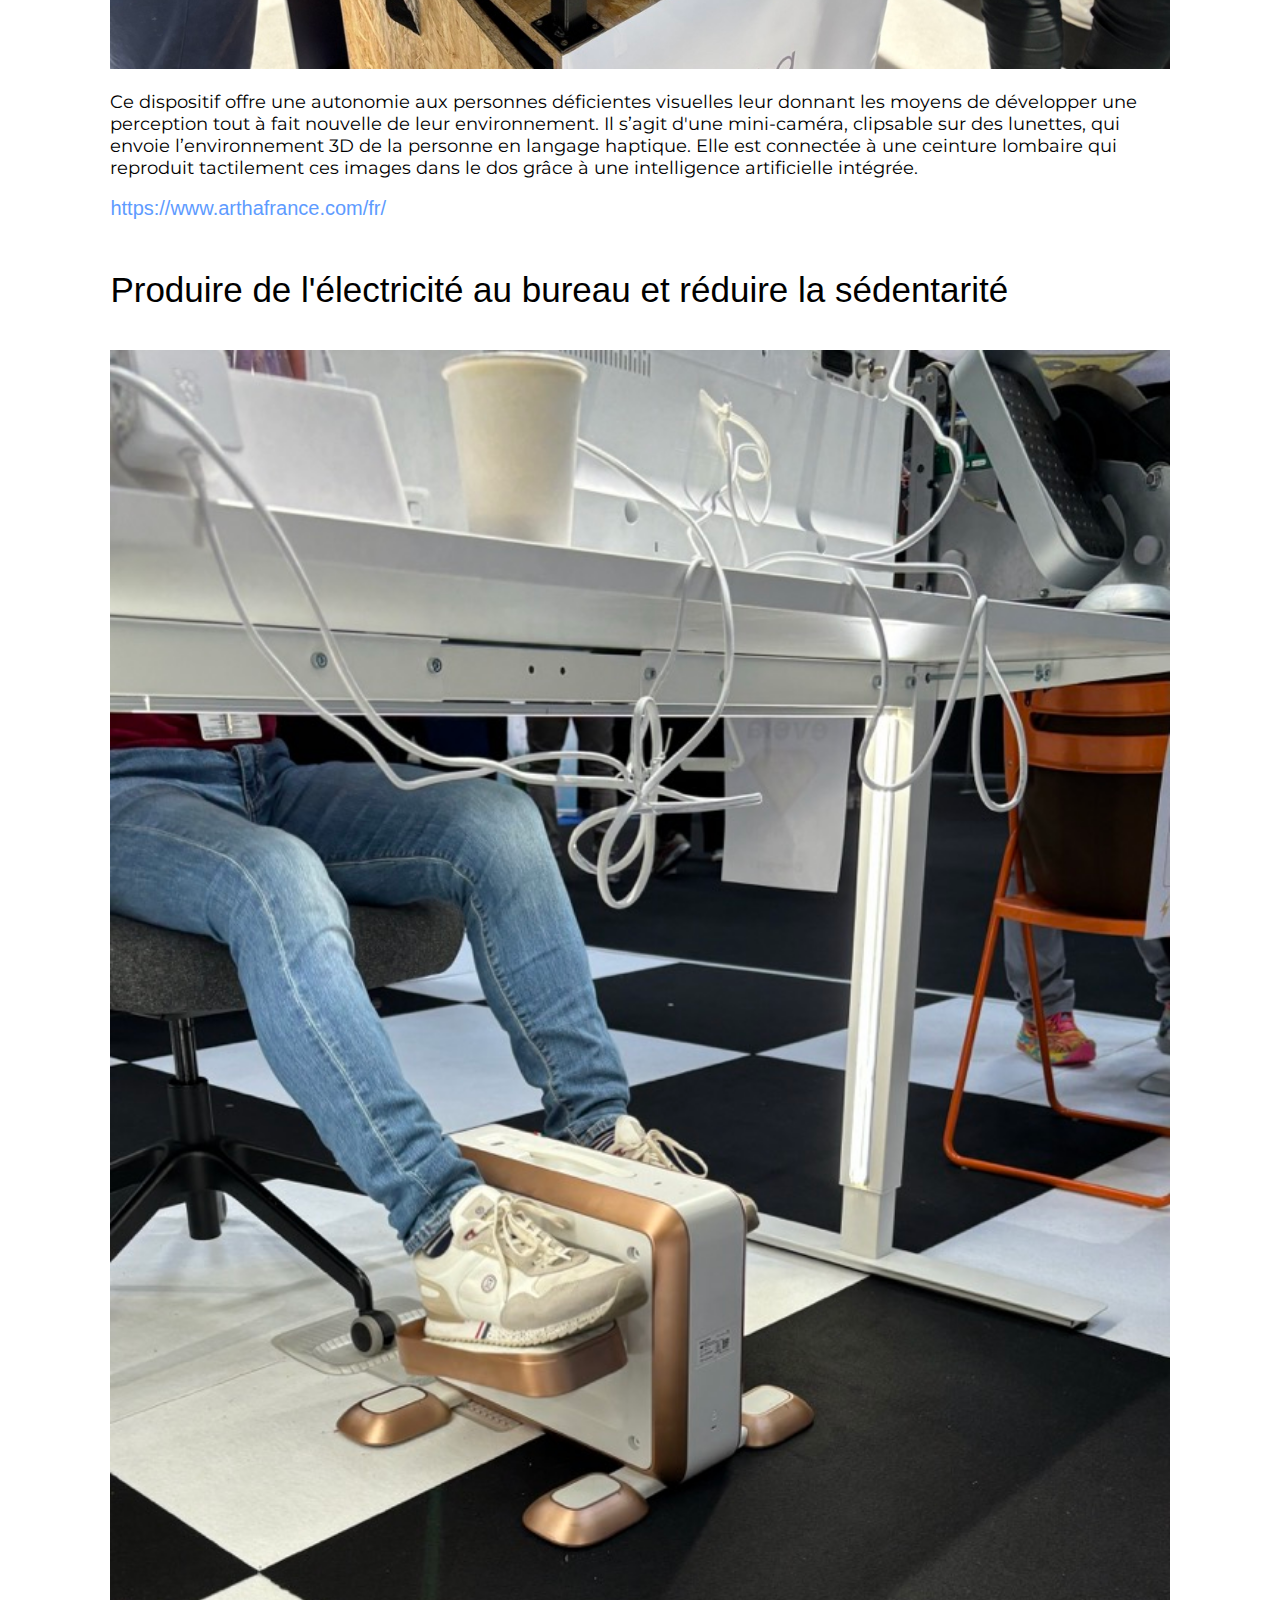
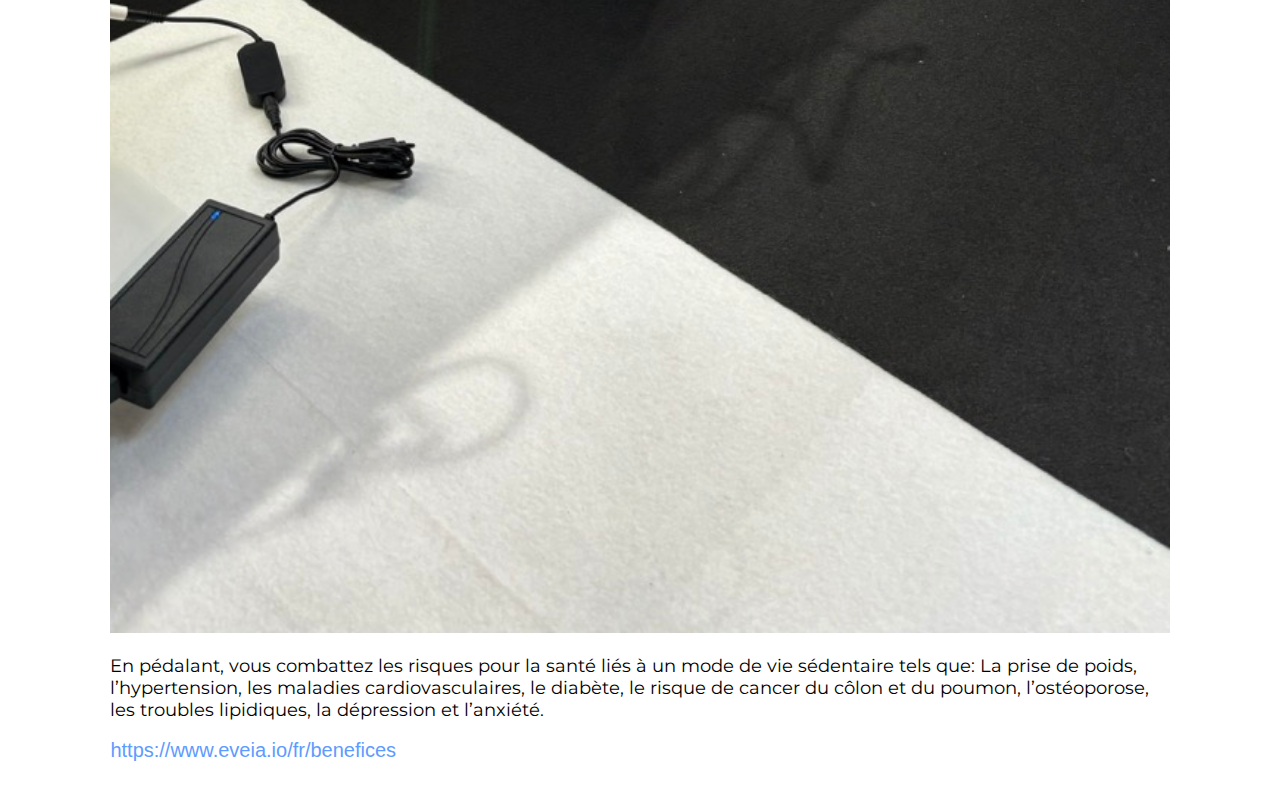
<file: Pages/day4.html>
<!DOCTYPE html>
<html lang="fr">
  <head>
    <meta charset="UTF-8" />
    <meta name="viewport" content="width=device-width, initial-scale=1.0" />
    <link rel="stylesheet" href="days.css" />
    <title>Quatrième jour du concours</title>
  </head>
  <body>
    <h1>
      Aujourd'hui, nous allons voir comment rendre la vue aux aveugles et
      comment produire de l'électricité au bureau.
    </h1>

    <h2>Petit point sur nous</h2>

    <p>
      Aujourd'hui, nous avons rencontré M6 pour une illustration dans zone
      interdite.
    </p>
    <img src="../assets/zoneInterdite.jpg" alt="passage de la télé" />

    <h2>Rendre la vue aux aveugles</h2>
    <img
      src="../assets/artha.jpeg"
      alt="dispositif afin de simuler la vue pour les personnes aveugles"
    />
    <p>
      Ce dispositif offre une autonomie aux personnes déficientes visuelles leur
      donnant les moyens de développer une perception tout à fait nouvelle de
      leur environnement. Il s’agit d'une mini-caméra, clipsable sur des
      lunettes, qui envoie l’environnement 3D de la personne en langage
      haptique. Elle est connectée à une ceinture lombaire qui reproduit
      tactilement ces images dans le dos grâce à une intelligence artificielle
      intégrée.
    </p>
    <a href="https://www.arthafrance.com/fr/"
      >https://www.arthafrance.com/fr/</a
    >

    <h2>Produire de l'électricité au bureau et réduire la sédentarité</h2>
    <img src="../assets/miniVelo.jpeg" alt="un eveia en utilisation" />
    <p>
      En pédalant, vous combattez les risques pour la santé liés à un mode de
      vie sédentaire tels que: La prise de poids, l’hypertension, les maladies
      cardiovasculaires, le diabète, le risque de cancer du côlon et du poumon,
      l’ostéoporose, les troubles lipidiques, la dépression et l’anxiété.
    </p>
    <a href="https://www.eveia.io/fr/benefices"
      >https://www.eveia.io/fr/benefices</a
    >
  </body>
</html>
</file>
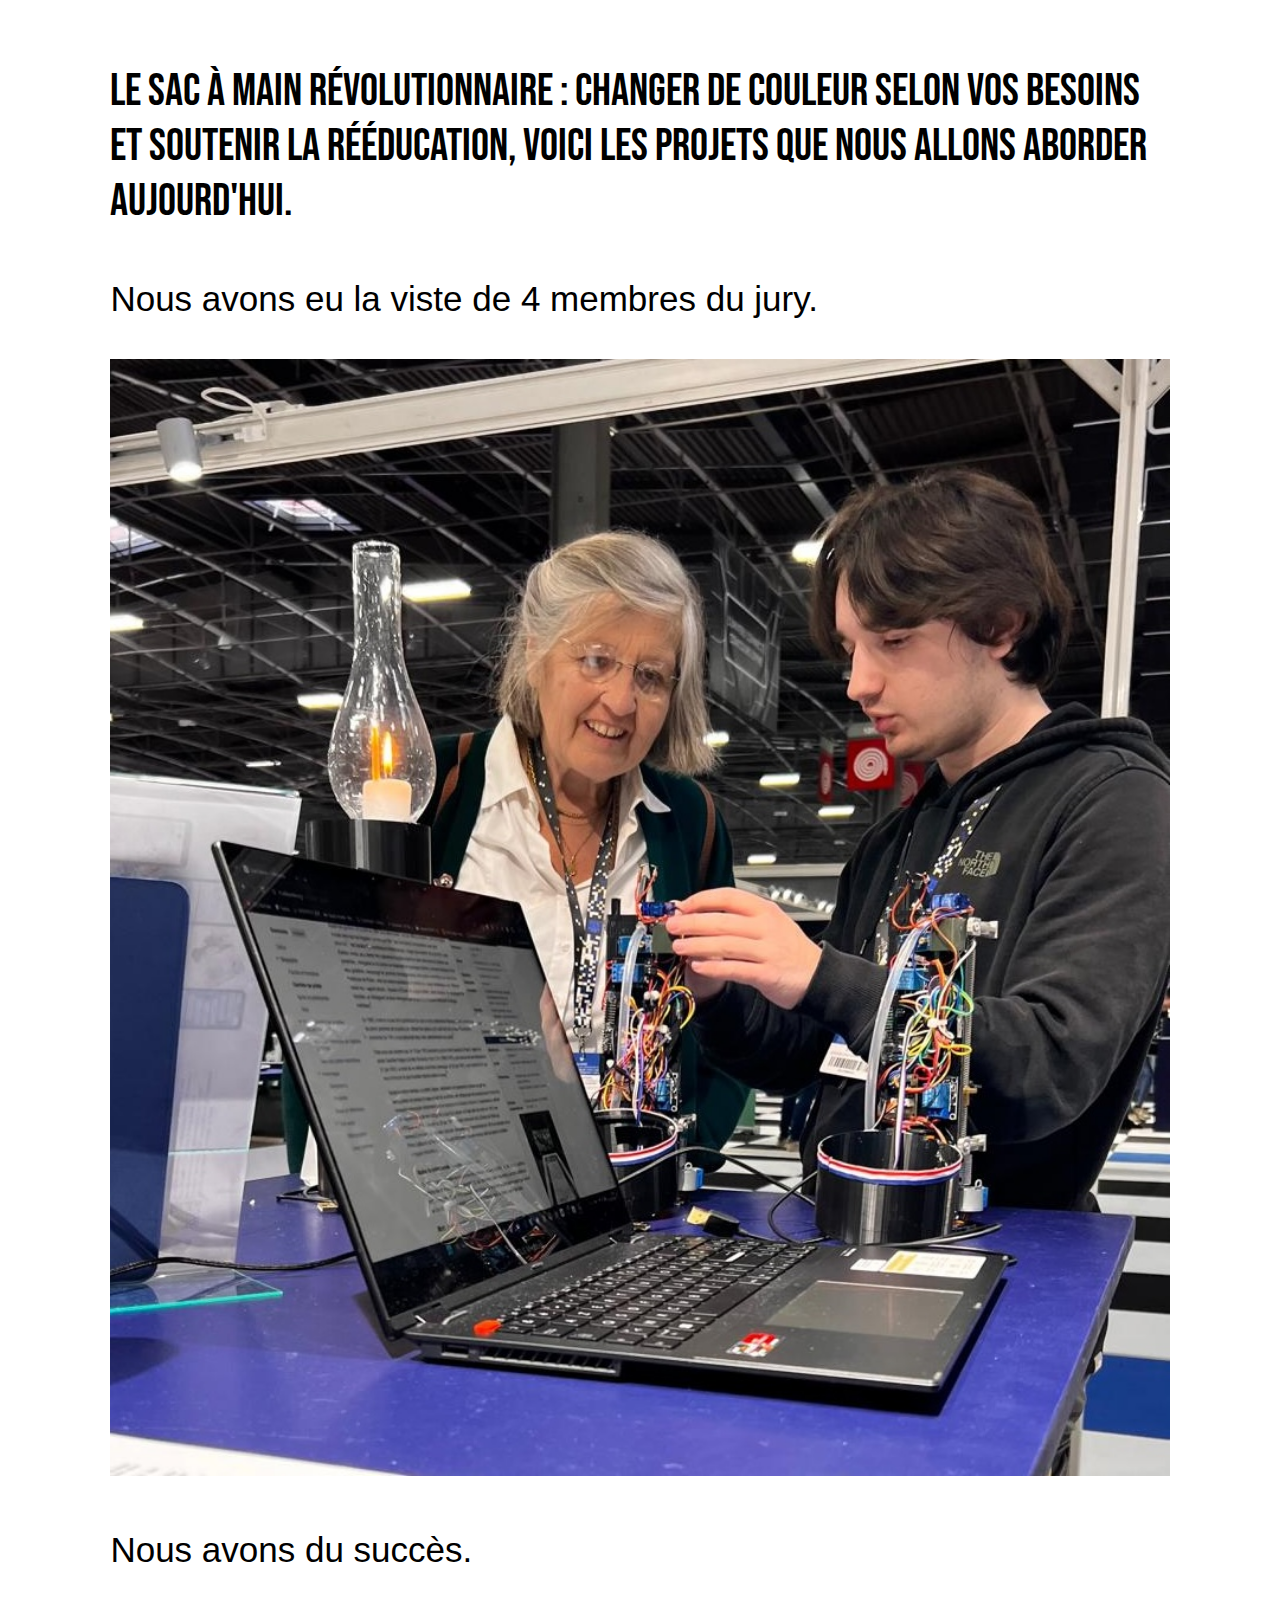
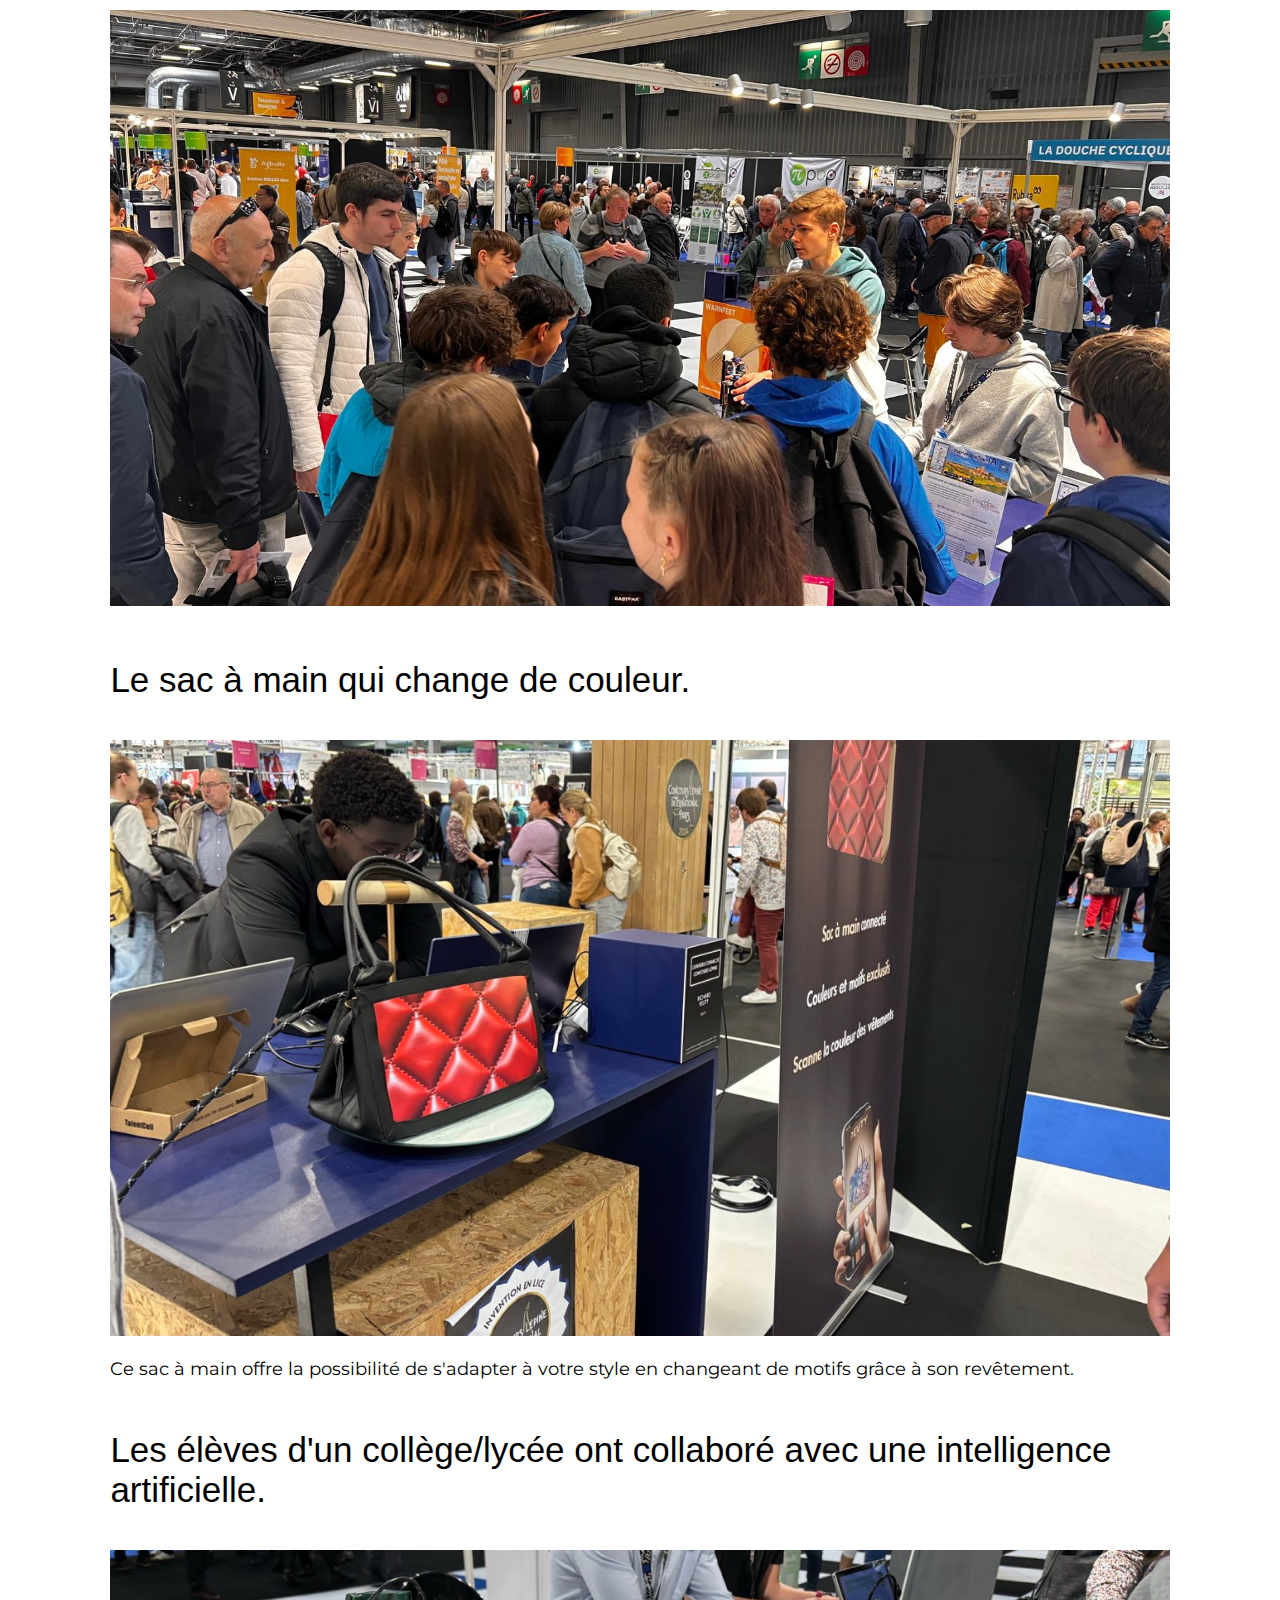
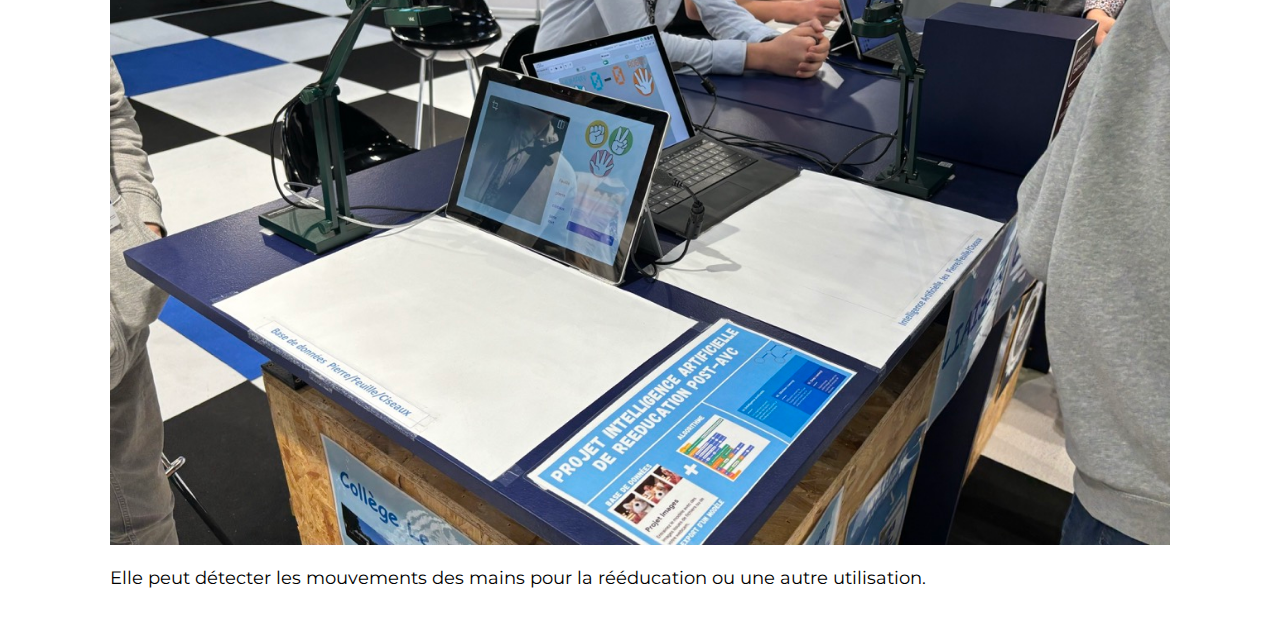
<file: Pages/day5.html>
<!DOCTYPE html>
<html lang="fr">
  <head>
    <meta charset="UTF-8" />
    <meta name="viewport" content="width=device-width, initial-scale=1.0" />
    <link rel="stylesheet" href="days.css" />
    <title>Cinquième jour du concours</title>
  </head>
  <body>
    <h1>
      Le sac à main révolutionnaire : changer de couleur selon vos besoins et
      soutenir la rééducation, voici les projets que nous allons aborder
      aujourd'hui.
    </h1>

    <h2>Nous avons eu la viste de 4 membres du jury.</h2>

    <img src="../assets/jury5.jpg" alt="passage de la télé" />

    <h2>Nous avons du succès.</h2>

    <img
      src="../assets/leMonde.jpg"
      alt="beaucoup de personnes autour du stand"
    />

    <h2>Le sac à main qui change de couleur.</h2>
    <img
      src="../assets/sacAMain.jpeg"
      alt="Un sac à main qui change de teinte"
    />
    <p>
      Ce sac à main offre la possibilité de s'adapter à votre style en changeant
      de motifs grâce à son revêtement.
    </p>

    <h2>
      Les élèves d'un collège/lycée ont collaboré avec une intelligence
      artificielle.
    </h2>
    <img src="../assets/college.jpeg" alt="IA pour la rééducation" />
    <p>
      Elle peut détecter les mouvements des mains pour la rééducation ou une
      autre utilisation.
    </p>
  </body>
</html>
</file>
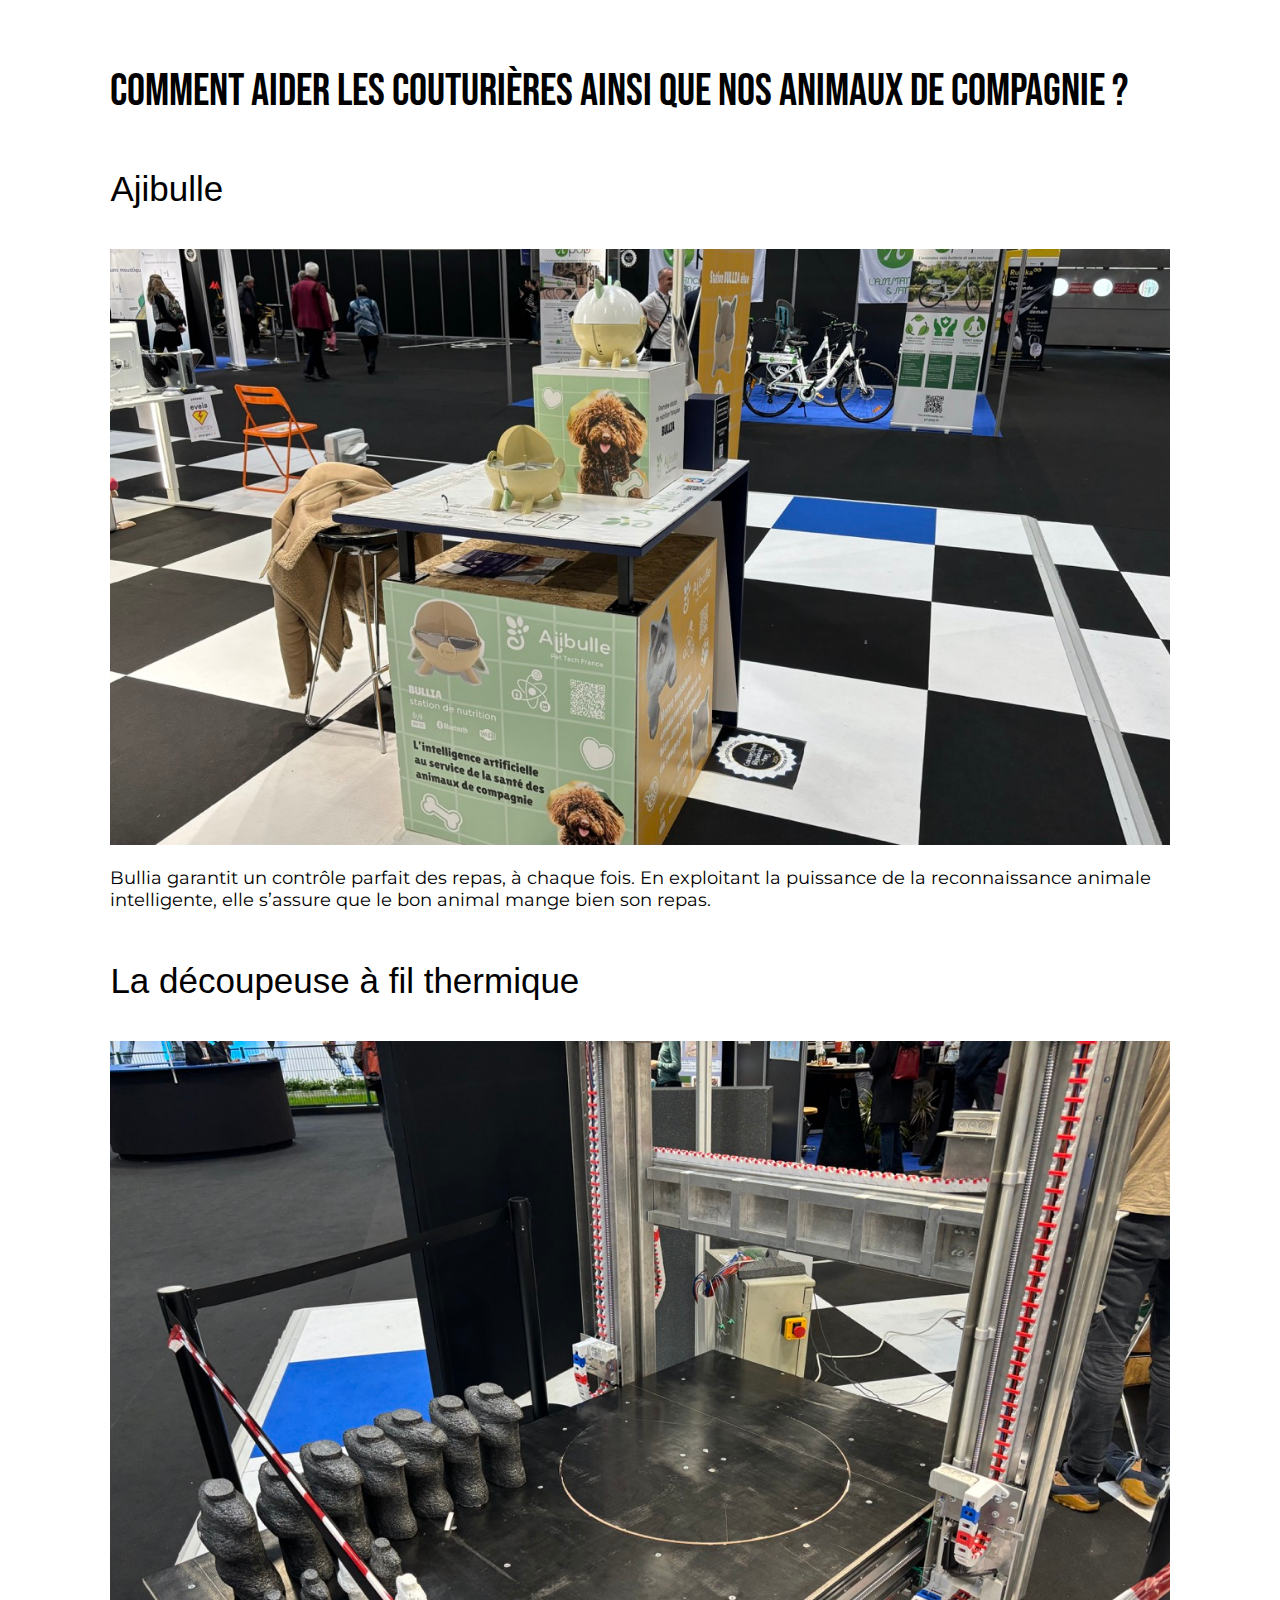
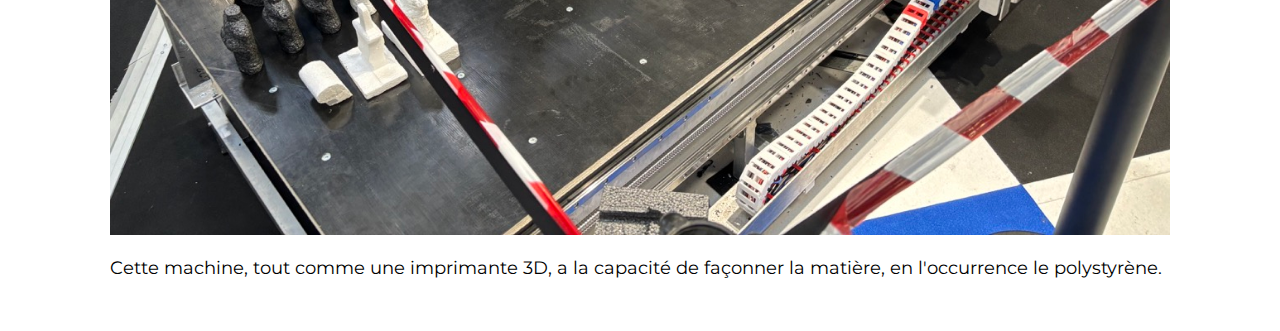
<file: Pages/day6.html>
<!DOCTYPE html>
<html lang="fr">
  <head>
    <meta charset="UTF-8" />
    <meta name="viewport" content="width=device-width, initial-scale=1.0" />
    <link rel="stylesheet" href="days.css" />
    <title>Sixième jour du concours</title>
  </head>
  <body>
    <h1>Comment aider les couturières ainsi que nos animaux de compagnie ?</h1>

    <h2>Ajibulle</h2>

    <img
      src="../assets/chatEtChien.jpeg"
      alt="Un distributeur intelligent de nourriture pour chiens et chats"
    />
    <p>
      Bullia garantit un contrôle parfait des repas, à chaque fois. En
      exploitant la puissance de la reconnaissance animale intelligente, elle
      s’assure que le bon animal mange bien son repas.
    </p>

    <h2>La découpeuse à fil thermique</h2>
    <img src="../assets/polystyrene.jpeg" alt="découpeuse à fil thermique" />
    <p>
      Cette machine, tout comme une imprimante 3D, a la capacité de façonner la
      matière, en l'occurrence le polystyrène.
    </p>
  </body>
</html>
</file>
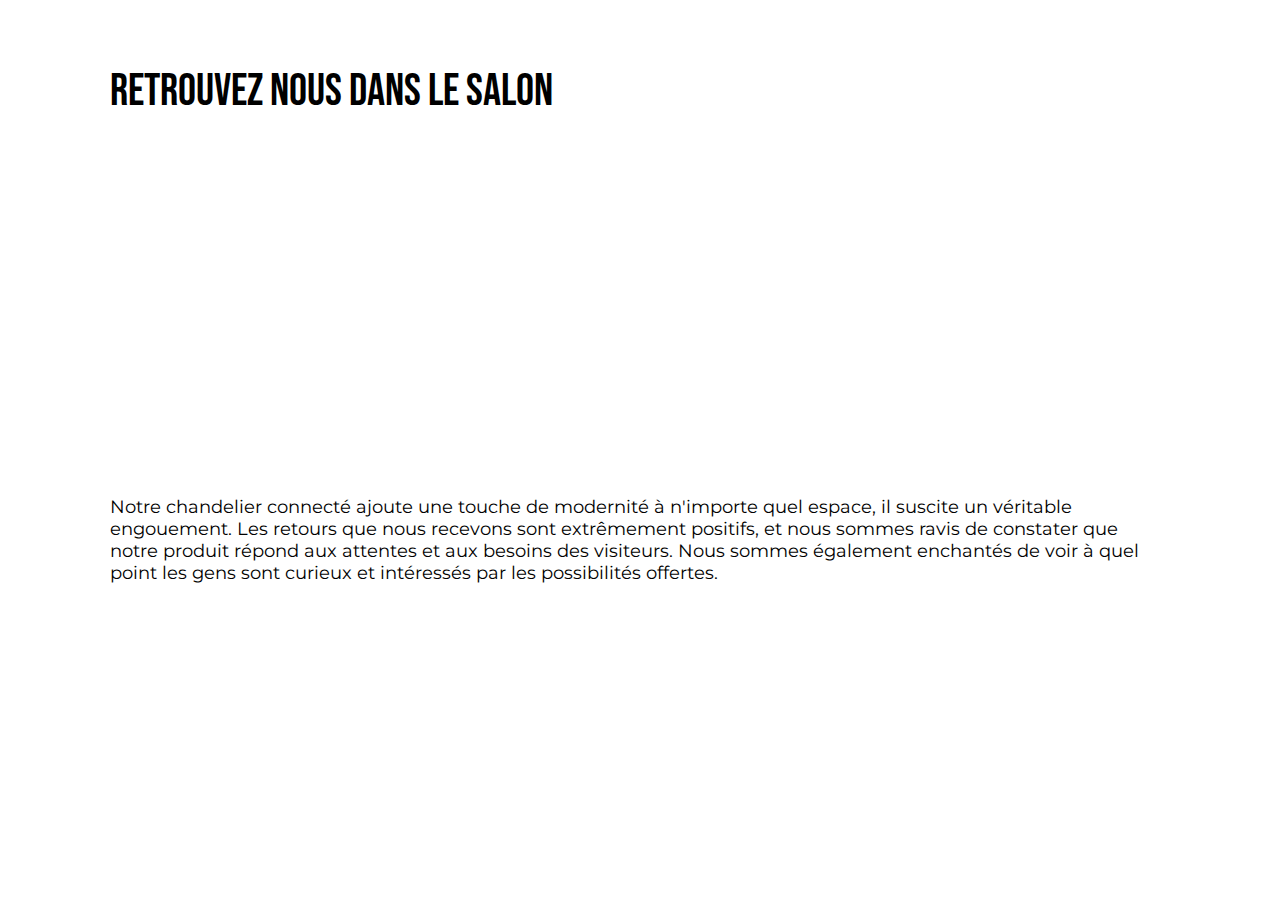
<file: Pages/day7.html>
<!DOCTYPE html>
<html lang="fr">
  <head>
    <meta charset="UTF-8" />
    <meta name="viewport" content="width=device-width, initial-scale=1.0" />
    <link rel="stylesheet" href="days.css" />
    <title>Septième jour du concours</title>
  </head>
  <body>
    <h1>Retrouvez nous dans le salon</h1>

    <div>
      <iframe
        width="560"
        height="315"
        src="https://www.youtube.com/embed/zGeytKLcoqg?si=UMdj7FaZA-jGGu_C"
        title="YouTube video player"
        frameborder="0"
        allow="accelerometer; autoplay; clipboard-write; encrypted-media; gyroscope; picture-in-picture; web-share"
        referrerpolicy="strict-origin-when-cross-origin"
        allowfullscreen
      ></iframe>
    </div>
    <p>
      Notre chandelier connecté ajoute une touche de modernité à n'importe quel
      espace, il suscite un véritable engouement. Les retours que nous recevons
      sont extrêmement positifs, et nous sommes ravis de constater que notre
      produit répond aux attentes et aux besoins des visiteurs. Nous sommes
      également enchantés de voir à quel point les gens sont curieux et
      intéressés par les possibilités offertes.
    </p>
  </body>
</html>
</file>
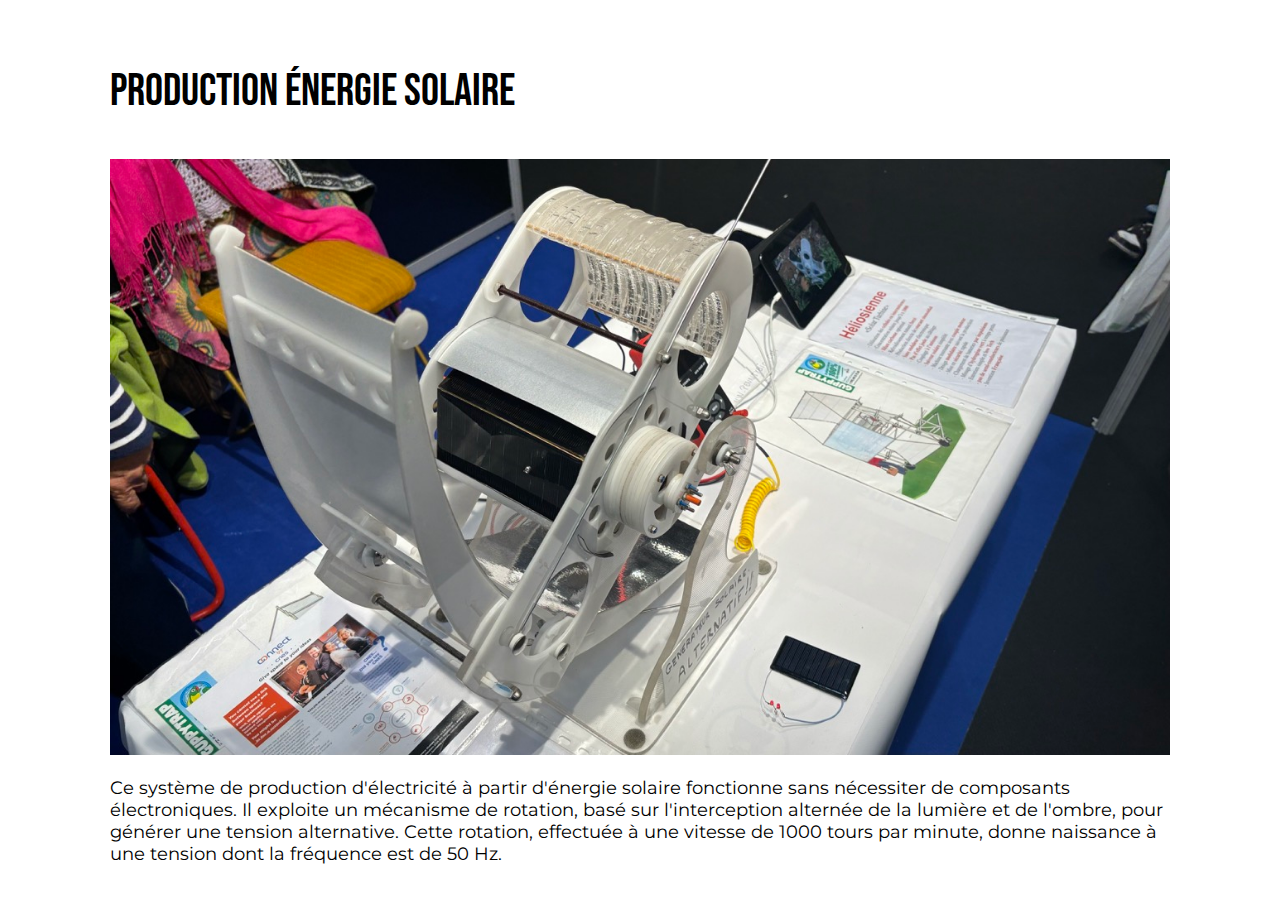
<file: Pages/day8.html>
<!DOCTYPE html>
<html lang="fr">
  <head>
    <meta charset="UTF-8" />
    <meta name="viewport" content="width=device-width, initial-scale=1.0" />
    <link rel="stylesheet" href="days.css" />
    <title>Huitième jour du concours</title>
  </head>
  <body>
    <h1>Production énergie solaire</h1>
    <img
      src="../assets/generateurSolaire.jpeg"
      alt="Un dispositif solaire de production d'électricité en courant alternatif."
    />
    <p>
      Ce système de production d'électricité à partir d'énergie solaire
      fonctionne sans nécessiter de composants électroniques. Il exploite un
      mécanisme de rotation, basé sur l'interception alternée de la lumière et
      de l'ombre, pour générer une tension alternative. Cette rotation,
      effectuée à une vitesse de 1000 tours par minute, donne naissance à une
      tension dont la fréquence est de 50 Hz.
    </p>
  </body>
</html>
</file>
<file: morePage.css>
@import url("https://fonts.googleapis.com/css2?family=Bebas+Neue&family=Montserrat:ital,wght@0,100..900;1,100..900&display=swap");


body {
  background-color: #fdf0d5;
  margin: 2% 10%;
}

h1 {
  font-family: "Bebas Neue", sans-serif;
  color: #780000;
  font-size: 45px;
  font-weight: lighter;
  margin-bottom: 40px;
  text-align: center;
}

p {
  font-family: "Montserrat", sans-serif;
  font-weight: 450;
  font-size: 20px;
  color: #000;
  line-height: 1.7;
  width: 100%; /* Largeur maximale pour un meilleur ajustement sur les petits écrans */
  margin-bottom: 20px; /* Espacement inférieur */
}
</file>
<file: Pages/days.css>
/* Import des polices de caractères */
@import url("https://fonts.googleapis.com/css2?family=Bebas+Neue&family=Montserrat:ital,wght@0,100..900;1,100..900&display=swap");
@import url("https://fonts.googleapis.com/css2?family=DM+Sans:ital,opsz,wght@0,9..40,100..1000;1,9..40,100..1000&display=swap");

/* day 0 */

body {
  padding: 2% 8%;
}

h1 {
  font-family: "Bebas Neue", sans-serif;
  font-size: 45px;
  font-weight: lighter;
  margin-bottom: 40px;
}

h2 {
  font-family: Arial, Helvetica, sans-serif;
  font-size: 35px;
  font-weight: lighter;
  margin-bottom: 40px;
  margin-top: 50px;
}

img {
  width: 100%;
  height: auto;
}

p {
  font-size: 18px;
  font-family: "Montserrat", sans-serif;
}

a {
  text-decoration: none;
  font-family: Arial, Helvetica, sans-serif;
  font-size: 20px;
  color: #5e9bff;
}

div {
  text-align: center;
}
.video {
  width: 30%;
  text-align: center;
}
</file>
<file: Pages/prix.css>
/* Import des polices de caractères */
@import url("https://fonts.googleapis.com/css2?family=Bebas+Neue&family=Montserrat:ital,wght@0,100..900;1,100..900&display=swap");
@import url("https://fonts.googleapis.com/css2?family=DM+Sans:ital,opsz,wght@0,9..40,100..1000;1,9..40,100..1000&display=swap");

/* day 0 */

body {
  padding: 2% 8%;
}

h1 {
  font-family: "Bebas Neue", sans-serif;
  font-size: 45px;
  font-weight: lighter;
  margin-bottom: 40px;
}

h2 {
  font-family: Arial, Helvetica, sans-serif;
  font-size: 35px;
  font-weight: lighter;
  margin-bottom: 40px;
  margin-top: 50px;
}

.images {
  text-align: center;
}
img {
  width: 50%;
  height: auto;
}

p {
  font-size: 18px;
  font-family: "Montserrat", sans-serif;
}

a {
  text-decoration: none;
  font-family: Arial, Helvetica, sans-serif;
  font-size: 20px;
  color: #5e9bff;
}

div {
  text-align: center;
}
.video {
  width: 30%;
  text-align: center;
}
</file>
